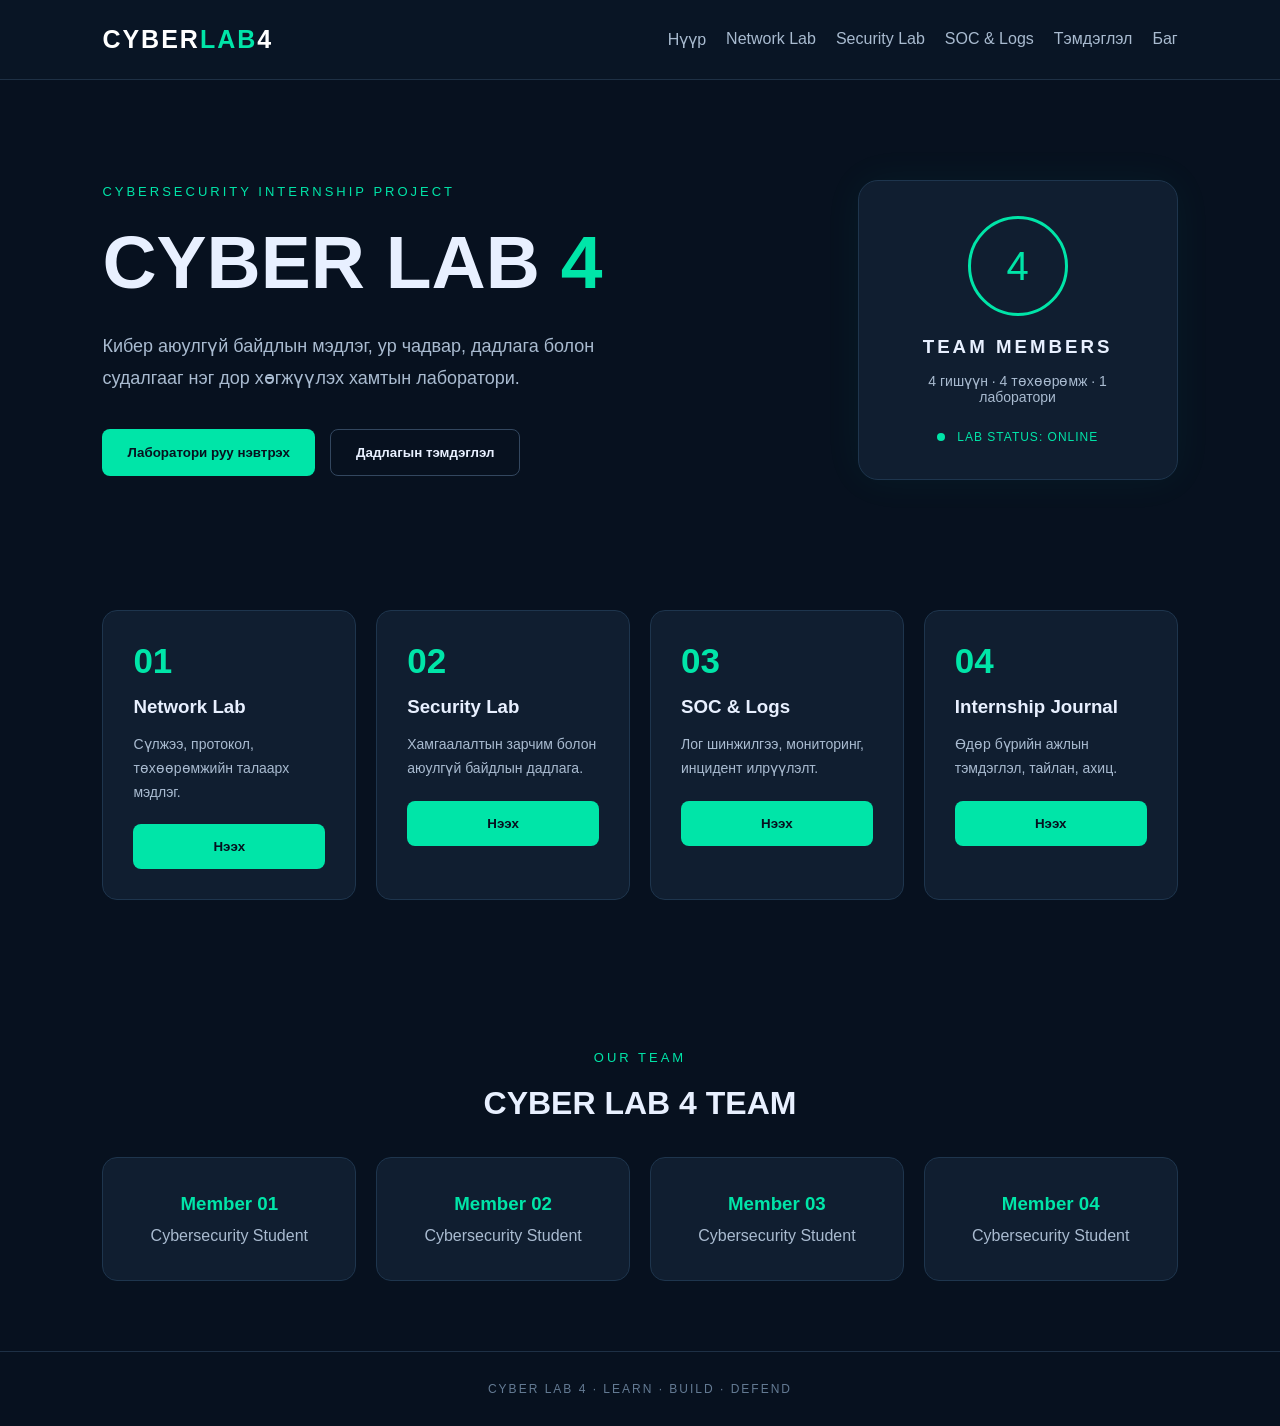
<file: docs/index.html>
<!DOCTYPE html>
<html lang="mn">
<head>
    <meta charset="UTF-8">
    <meta name="viewport" content="width=device-width, initial-scale=1.0">
    <title>CYBER LAB 4</title>
    <link rel="stylesheet" href="style.css">
</head>
<body>

<header>
    <div class="logo">CYBER<span>LAB</span>4</div>

    <nav>
        <a href="#home">Нүүр</a>
        <a href="#network">Network Lab</a>
        <a href="#security">Security Lab</a>
        <a href="#soc">SOC & Logs</a>
        <a href="#journal">Тэмдэглэл</a>
        <a href="#team">Баг</a>
    </nav>
</header>

<main class="hero" id="home">
    <div class="hero-content">
        <p class="tag">CYBERSECURITY INTERNSHIP PROJECT</p>

        <h1>CYBER LAB <span>4</span></h1>

        <p class="description">
            Кибер аюулгүй байдлын мэдлэг, ур чадвар,
            дадлага болон судалгааг нэг дор хөгжүүлэх
            хамтын лаборатори.
        </p>

        <div class="buttons">
            <button onclick="showMessage()">
                Лаборатори руу нэвтрэх
            </button>

            <a href="#journal">
                <button class="secondary">
                    Дадлагын тэмдэглэл
                </button>
            </a>
        </div>
    </div>

    <div class="status-card">
        <div class="circle">4</div>
        <h3>TEAM MEMBERS</h3>
        <p>4 гишүүн · 4 төхөөрөмж · 1 лаборатори</p>

        <div class="status">
            <span class="dot"></span>
            LAB STATUS: ONLINE
        </div>
    </div>
</main>

<section class="cards">

    <div class="card" id="network">
        <h2>01</h2>
        <h3>Network Lab</h3>
        <p>Сүлжээ, протокол, төхөөрөмжийн талаарх мэдлэг.</p>
        <button onclick="window.location.href='network.html'">
    Нээх
</button>
    </div>

    <div class="card" id="security">
        <h2>02</h2>
        <h3>Security Lab</h3>
        <p>Хамгаалалтын зарчим болон аюулгүй байдлын дадлага.</p>
        <button onclick="window.location.href='security.html'">Нээх</button>
    </div>

    <div class="card" id="soc">
        <h2>03</h2>
        <h3>SOC & Logs</h3>
        <p>Лог шинжилгээ, мониторинг, инцидент илрүүлэлт.</p>
        <button onclick="window.location.href='soc.html'">Нээх</button>
    </div>

    <div class="card" id="journal">
        <h2>04</h2>
        <h3>Internship Journal</h3>
        <p>Өдөр бүрийн ажлын тэмдэглэл, тайлан, ахиц.</p>
        <button onclick="window.location.href='journal.html'">Нээх</button>
    </div>

</section>

<section class="team-section" id="team">
    <p class="tag">OUR TEAM</p>
    <h2>CYBER LAB 4 TEAM</h2>

    <div class="team-grid">
        <div class="team-card">
            <h3>Member 01</h3>
            <p>Cybersecurity Student</p>
        </div>

        <div class="team-card">
            <h3>Member 02</h3>
            <p>Cybersecurity Student</p>
        </div>

        <div class="team-card">
            <h3>Member 03</h3>
            <p>Cybersecurity Student</p>
        </div>

        <div class="team-card">
            <h3>Member 04</h3>
            <p>Cybersecurity Student</p>
        </div>
    </div>
</section>

<footer>
    CYBER LAB 4 · LEARN · BUILD · DEFEND
</footer>

<script src="script.js"></script>

</body>
</html>
</file>
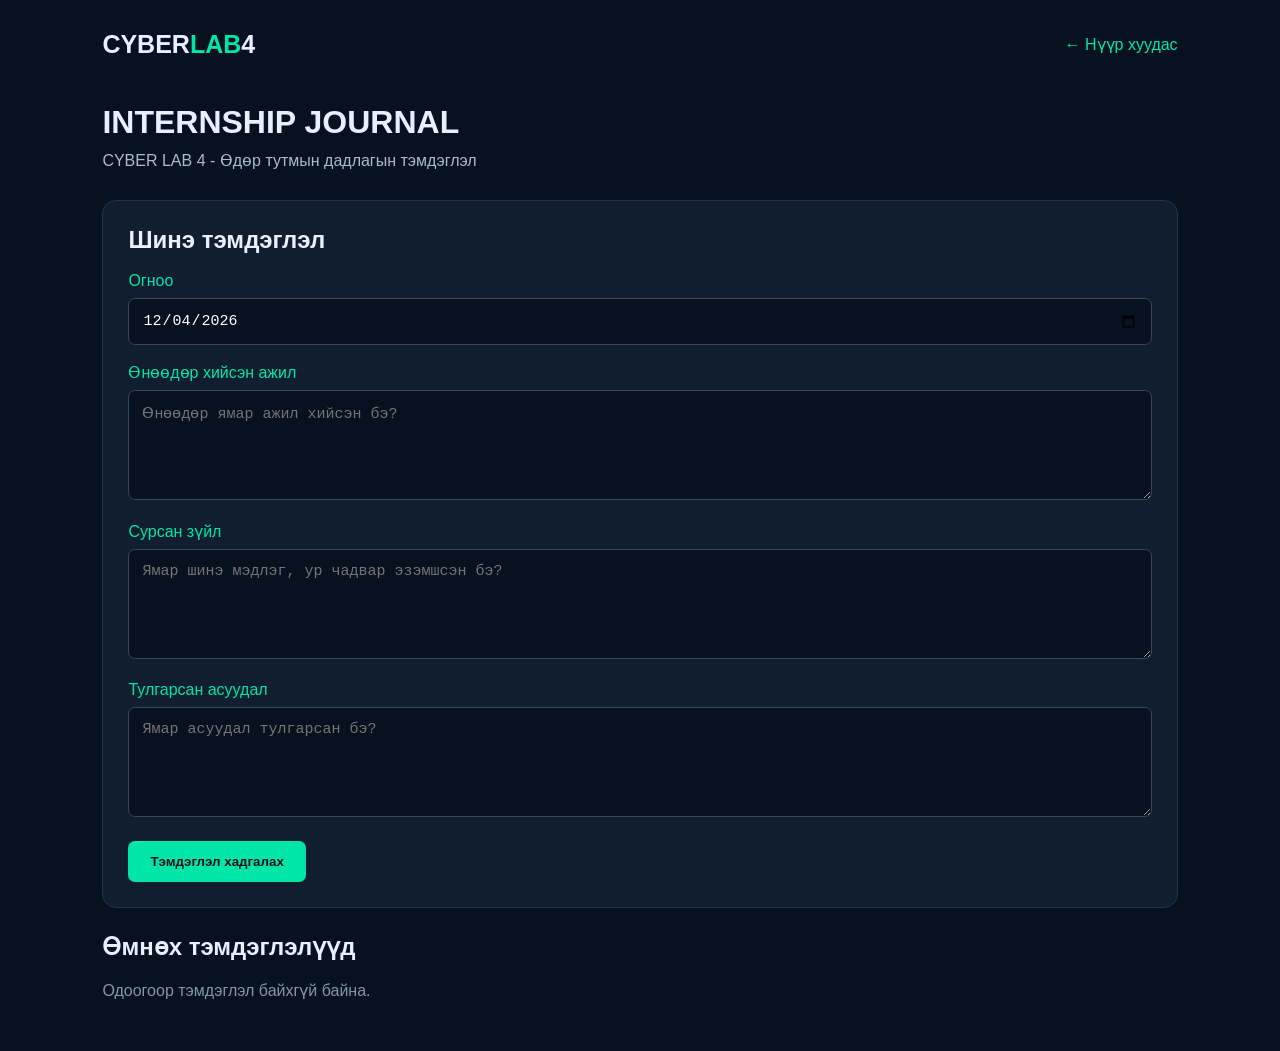
<file: CYBER-LAB-4/journal.html>
<!DOCTYPE html>
<html lang="mn">
<head>
<meta charset="UTF-8">
<meta name="viewport" content="width=device-width, initial-scale=1.0">
<title>CYBER LAB 4 | Journal</title>

<style>
* {
    margin: 0;
    padding: 0;
    box-sizing: border-box;
}

body {
    font-family: "Segoe UI", Arial, sans-serif;
    background: #07111f;
    color: #e8f0ff;
    padding: 30px 8%;
}

header {
    display: flex;
    justify-content: space-between;
    align-items: center;
    margin-bottom: 45px;
}

.logo {
    font-size: 25px;
    font-weight: bold;
}

.logo span {
    color: #00e5a8;
}

a {
    color: #00e5a8;
    text-decoration: none;
}

h1 {
    margin-bottom: 10px;
}

.description {
    color: #a9bbd0;
    margin-bottom: 30px;
}

.form-card, .entry {
    background: #101e30;
    border: 1px solid #1e354d;
    border-radius: 14px;
    padding: 25px;
    margin-bottom: 25px;
}

label {
    display: block;
    margin: 18px 0 8px;
    color: #00e5a8;
}

input, textarea {
    width: 100%;
    padding: 13px;
    background: #07111f;
    border: 1px solid #33475f;
    border-radius: 7px;
    color: white;
    font-size: 15px;
}

textarea {
    min-height: 110px;
    resize: vertical;
}

button {
    margin-top: 20px;
    padding: 13px 22px;
    background: #00e5a8;
    color: #07111f;
    border: none;
    border-radius: 7px;
    font-weight: bold;
    cursor: pointer;
}

button:hover {
    background: #00ffbf;
}

.delete-btn {
    background: #d94b5b;
    color: white;
    margin-left: 8px;
}

.entry p {
    color: #a9bbd0;
    margin-top: 12px;
    line-height: 1.6;
    white-space: pre-wrap;
    overflow-wrap: anywhere;
}

.entry h3 {
    color: #00e5a8;
}

.entry small {
    color: #8296aa;
}

.empty {
    color: #8296aa;
    padding: 20px 0;
}

@media(max-width:600px) {
    body {
        padding: 20px 5%;
    }
}
</style>
</head>

<body>

<header>
    <div class="logo">CYBER<span>LAB</span>4</div>
    <a href="index.html">← Нүүр хуудас</a>
</header>

<h1>INTERNSHIP JOURNAL</h1>

<p class="description">
    CYBER LAB 4 - Өдөр тутмын дадлагын тэмдэглэл
</p>

<div class="form-card">

    <h2>Шинэ тэмдэглэл</h2>

    <label>Огноо</label>
    <input type="date" id="date">

    <label>Өнөөдөр хийсэн ажил</label>
    <textarea id="work"
    placeholder="Өнөөдөр ямар ажил хийсэн бэ?"></textarea>

    <label>Сурсан зүйл</label>
    <textarea id="learning"
    placeholder="Ямар шинэ мэдлэг, ур чадвар эзэмшсэн бэ?"></textarea>

    <label>Тулгарсан асуудал</label>
    <textarea id="problem"
    placeholder="Ямар асуудал тулгарсан бэ?"></textarea>

    <button onclick="saveEntry()">Тэмдэглэл хадгалах</button>

</div>

<h2>Өмнөх тэмдэглэлүүд</h2>

<div id="entries"></div>

<script>
const STORAGE_KEY = "cyberLab4Journal";

document.getElementById("date").value =
    new Date().toLocaleDateString("en-CA");

function getEntries() {
    return JSON.parse(localStorage.getItem(STORAGE_KEY) || "[]");
}

function saveEntry() {
    const date = document.getElementById("date").value;
    const work = document.getElementById("work").value.trim();
    const learning = document.getElementById("learning").value.trim();
    const problem = document.getElementById("problem").value.trim();

    if (!date || !work || !learning) {
        alert("Огноо, хийсэн ажил, сурсан зүйлээ бөглөнө үү!");
        return;
    }

    const entries = getEntries();

    entries.unshift({
        id: Date.now(),
        date,
        work,
        learning,
        problem
    });

    localStorage.setItem(STORAGE_KEY, JSON.stringify(entries));

    document.getElementById("work").value = "";
    document.getElementById("learning").value = "";
    document.getElementById("problem").value = "";

    renderEntries();

    alert("Тэмдэглэл амжилттай хадгалагдлаа!");
}

function deleteEntry(id) {
    if (!confirm("Энэ тэмдэглэлийг устгах уу?")) return;

    const entries = getEntries().filter(entry => entry.id !== id);

    localStorage.setItem(STORAGE_KEY, JSON.stringify(entries));

    renderEntries();
}

function renderEntries() {
    const container = document.getElementById("entries");
    const entries = getEntries();

    container.innerHTML = "";

    if (entries.length === 0) {
        container.innerHTML =
            '<p class="empty">Одоогоор тэмдэглэл байхгүй байна.</p>';
        return;
    }

    entries.forEach(entry => {
        const card = document.createElement("div");
        card.className = "entry";

        const title = document.createElement("h3");
        title.textContent = entry.date;

        const work = document.createElement("p");
        work.textContent = "Хийсэн ажил: " + entry.work;

        const learning = document.createElement("p");
        learning.textContent = "Сурсан зүйл: " + entry.learning;

        const problem = document.createElement("p");
        problem.textContent = "Тулгарсан асуудал: " +
            (entry.problem || "Байхгүй");

        const remove = document.createElement("button");
        remove.className = "delete-btn";
        remove.textContent = "Устгах";
        remove.addEventListener("click", () => deleteEntry(entry.id));

        card.append(title, work, learning, problem, remove);
        container.appendChild(card);
    });
}

renderEntries();
</script>

</body>
</html>
</file>
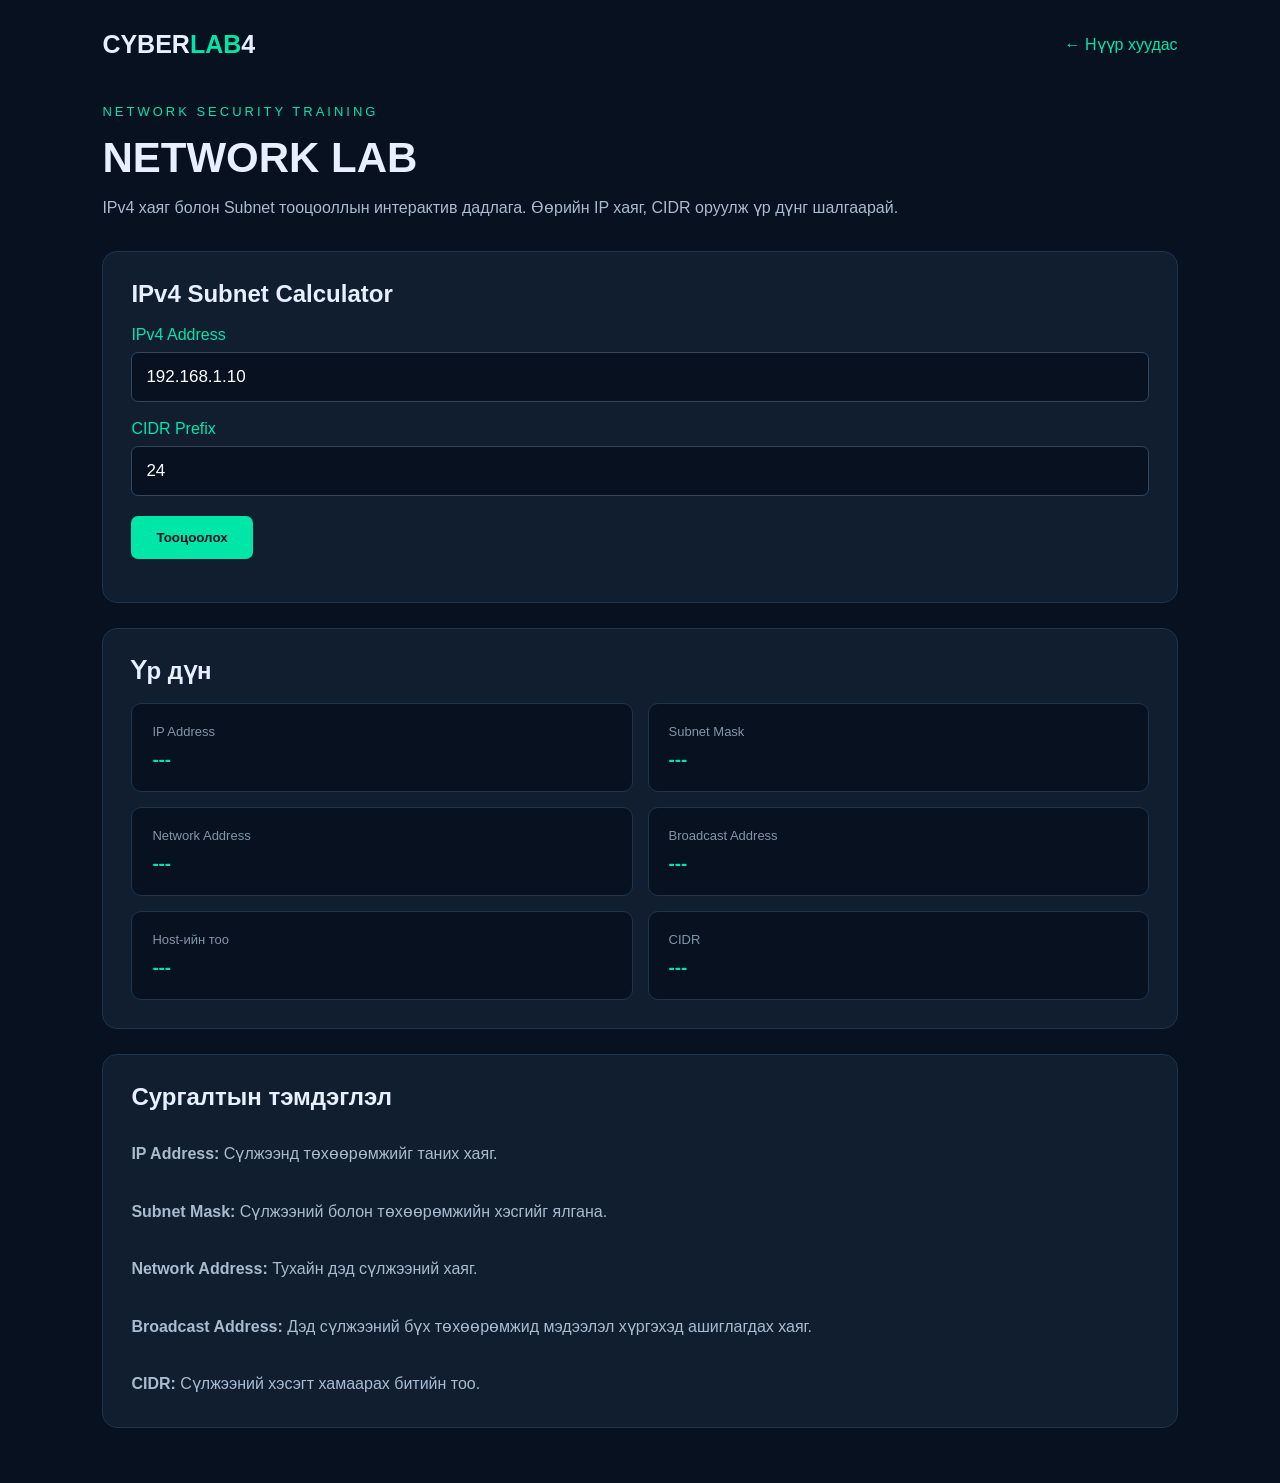
<file: CYBER-LAB-4/network.html>
<!DOCTYPE html>
<html lang="mn">
<head>
<meta charset="UTF-8">
<meta name="viewport" content="width=device-width, initial-scale=1.0">
<title>CYBER LAB 4 | Network Lab</title>

<style>
* {
    margin: 0;
    padding: 0;
    box-sizing: border-box;
}

body {
    font-family: "Segoe UI", Arial, sans-serif;
    background: #07111f;
    color: #e8f0ff;
    padding: 30px 8%;
}

header {
    display: flex;
    justify-content: space-between;
    align-items: center;
    margin-bottom: 45px;
}

.logo {
    font-size: 25px;
    font-weight: bold;
}

.logo span {
    color: #00e5a8;
}

a {
    color: #00e5a8;
    text-decoration: none;
}

.tag {
    color: #00e5a8;
    letter-spacing: 3px;
    margin-bottom: 15px;
    font-size: 13px;
}

h1 {
    font-size: 42px;
    margin-bottom: 12px;
}

.description {
    color: #a9bbd0;
    margin-bottom: 30px;
    line-height: 1.7;
}

.panel {
    background: #101e30;
    border: 1px solid #1e354d;
    border-radius: 15px;
    padding: 28px;
    margin-bottom: 25px;
}

label {
    display: block;
    color: #00e5a8;
    margin: 18px 0 8px;
}

input {
    width: 100%;
    padding: 14px;
    background: #07111f;
    border: 1px solid #33475f;
    border-radius: 7px;
    color: white;
    font-size: 17px;
}

button {
    background: #00e5a8;
    color: #07111f;
    padding: 14px 25px;
    border: none;
    border-radius: 7px;
    font-weight: bold;
    cursor: pointer;
    margin-top: 20px;
}

button:hover {
    background: #00ffbf;
}

.results {
    display: grid;
    grid-template-columns: repeat(2, 1fr);
    gap: 15px;
}

.result {
    background: #07111f;
    border: 1px solid #1e354d;
    border-radius: 10px;
    padding: 20px;
}

.result p {
    color: #8296aa;
    margin-bottom: 10px;
    font-size: 13px;
}

.result h3 {
    color: #00e5a8;
    overflow-wrap: anywhere;
}

#message {
    margin-top: 15px;
    color: #ff7272;
}

.info {
    color: #a9bbd0;
    line-height: 1.8;
}

@media(max-width:600px) {
    body {
        padding: 20px 5%;
    }

    h1 {
        font-size: 30px;
    }

    .results {
        grid-template-columns: 1fr;
    }

    header {
        gap: 15px;
        flex-wrap: wrap;
    }
}
</style>
</head>

<body>

<header>
    <div class="logo">CYBER<span>LAB</span>4</div>
    <a href="index.html">← Нүүр хуудас</a>
</header>

<p class="tag">NETWORK SECURITY TRAINING</p>

<h1>NETWORK LAB</h1>

<p class="description">
    IPv4 хаяг болон Subnet тооцооллын интерактив дадлага.
    Өөрийн IP хаяг, CIDR оруулж үр дүнг шалгаарай.
</p>

<div class="panel">

    <h2>IPv4 Subnet Calculator</h2>

    <label>IPv4 Address</label>
    <input type="text" id="ip"
        placeholder="Жишээ: 192.168.1.10"
        value="192.168.1.10">

    <label>CIDR Prefix</label>
    <input type="number" id="prefix"
        min="0" max="32" value="24">

    <button onclick="calculateSubnet()">
        Тооцоолох
    </button>

    <p id="message"></p>

</div>

<div class="panel">

    <h2>Үр дүн</h2>

    <br>

    <div class="results">

        <div class="result">
            <p>IP Address</p>
            <h3 id="r-ip">---</h3>
        </div>

        <div class="result">
            <p>Subnet Mask</p>
            <h3 id="r-mask">---</h3>
        </div>

        <div class="result">
            <p>Network Address</p>
            <h3 id="r-network">---</h3>
        </div>

        <div class="result">
            <p>Broadcast Address</p>
            <h3 id="r-broadcast">---</h3>
        </div>

        <div class="result">
            <p>Host-ийн тоо</p>
            <h3 id="r-hosts">---</h3>
        </div>

        <div class="result">
            <p>CIDR</p>
            <h3 id="r-cidr">---</h3>
        </div>

    </div>

</div>

<div class="panel">

    <h2>Сургалтын тэмдэглэл</h2>

    <p class="info">
        <br>
        <b>IP Address:</b> Сүлжээнд төхөөрөмжийг таних хаяг.
        <br><br>

        <b>Subnet Mask:</b> Сүлжээний болон төхөөрөмжийн хэсгийг ялгана.
        <br><br>

        <b>Network Address:</b> Тухайн дэд сүлжээний хаяг.
        <br><br>

        <b>Broadcast Address:</b> Дэд сүлжээний бүх төхөөрөмжид
        мэдээлэл хүргэхэд ашиглагдах хаяг.
        <br><br>

        <b>CIDR:</b> Сүлжээний хэсэгт хамаарах битийн тоо.
    </p>

</div>

<script>
function calculateSubnet() {

    const ip = document.getElementById("ip").value.trim();
    const prefix = Number(document.getElementById("prefix").value);
    const message = document.getElementById("message");

    const parts = ip.split(".");

    if (
        parts.length !== 4 ||
        parts.some(part =>
            !/^\d{1,3}$/.test(part) ||
            Number(part) > 255
        )
    ) {
        message.textContent = "IPv4 хаягаа зөв оруулна уу!";
        return;
    }

    if (
        document.getElementById("prefix").value === "" ||
        !Number.isInteger(prefix) ||
        prefix < 0 ||
        prefix > 32
    ) {
        message.textContent = "CIDR нь 0-32 хооронд бүхэл тоо байх ёстой!";
        return;
    }

    const octets = parts.map(Number);

    const ipNumber =
        (((octets[0] * 256 + octets[1]) * 256 +
        octets[2]) * 256 + octets[3]);

    const maskNumber = prefix === 0
        ? 0
        : (0xFFFFFFFF << (32 - prefix)) >>> 0;

    const networkNumber = (ipNumber & maskNumber) >>> 0;

    const broadcastNumber =
        (networkNumber | (~maskNumber >>> 0)) >>> 0;

    function toIP(number) {
        return [
            (number >>> 24) & 255,
            (number >>> 16) & 255,
            (number >>> 😎 & 255,
            number & 255
        ].join(".");
    }

    let hosts;

    if (prefix === 32) {
        hosts = 1;
    } else if (prefix === 31) {
        hosts = 2;
    } else {
        hosts = Math.pow(2, 32 - prefix) - 2;
    }

    document.getElementById("r-ip").textContent = ip;
    document.getElementById("r-mask").textContent = toIP(maskNumber);
    document.getElementById("r-network").textContent = toIP(networkNumber);
    document.getElementById("r-broadcast").textContent = toIP(broadcastNumber);
    document.getElementById("r-hosts").textContent = hosts.toLocaleString("en-US");
    document.getElementById("r-cidr").textContent = "/" + prefix;

    message.textContent = "Тооцоолол амжилттай!";
    message.style.color = "#00e5a8";
}

calculateSubnet();
</script>

</body>
</html>
</file>
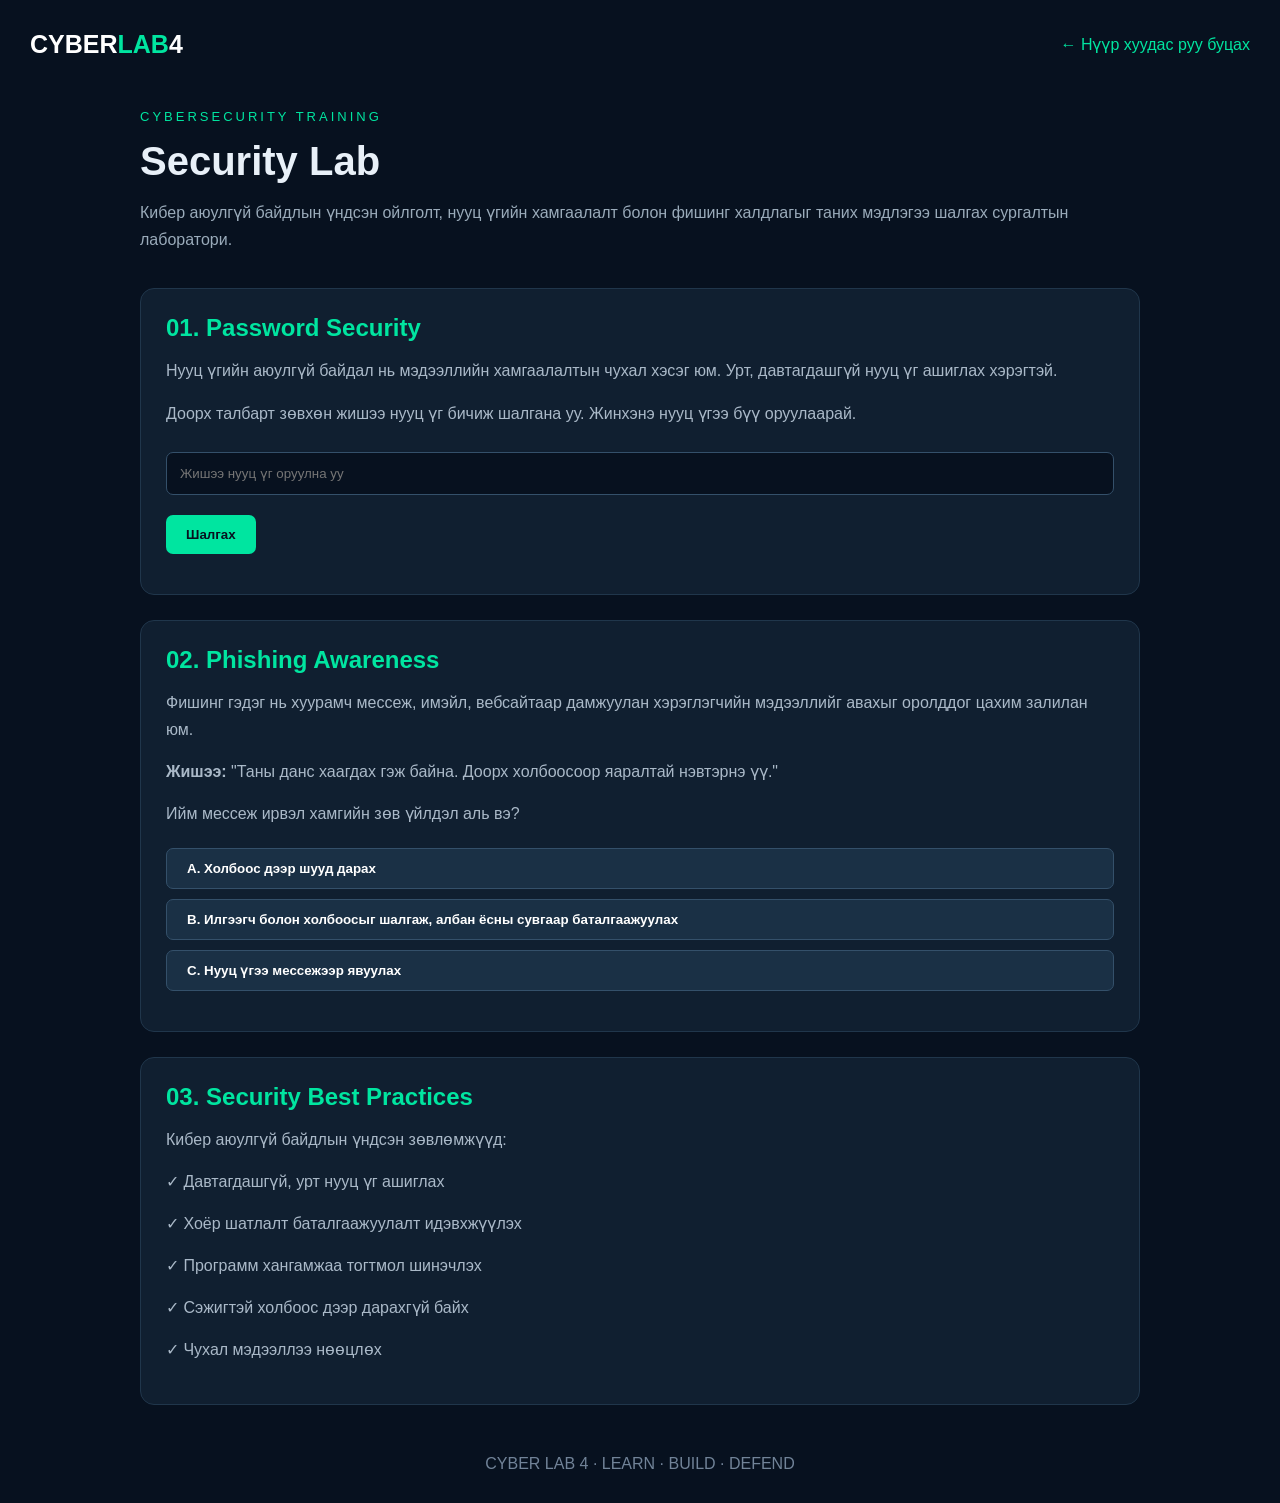
<file: CYBER-LAB-4/security.html>
<!DOCTYPE html>
<html lang="mn">
<head>
<meta charset="UTF-8">
<meta name="viewport" content="width=device-width, initial-scale=1.0">
<title>Security Lab | CYBER LAB 4</title>

<style>* {margin: 0;
    padding: 0;
    box-sizing: border-box;
}

body {
    background: #07111f;
    color: #e8f0f8;
    font-family: Arial, sans-serif;
    padding: 30px;
}

header {
    display: flex;
    justify-content: space-between;
    align-items: center;
    margin-bottom: 50px;
    flex-wrap: wrap;
    gap: 15px;
}

.logo {
    font-size: 25px;
    font-weight: bold;
    color: #fff;
}

.logo span {
    color: #00e5a0;
}

a {
    color: #00e5a0;
    text-decoration: none;
}

.container {
    max-width: 1000px;
    margin: auto;
}

.tag {
    color: #00e5a0;
    letter-spacing: 3px;
    font-size: 13px;
    margin-bottom: 15px;
}

h1 {
    font-size: 40px;
    margin-bottom: 15px;
}

.description {
    color: #9aabba;
    line-height: 1.7;
    margin-bottom: 35px;
}

.card {
    background: #101f30;
    border: 1px solid #20364b;
    border-radius: 14px;
    padding: 25px;
    margin-bottom: 25px;
}

.card h2 {
    color: #00e5a0;
    margin-bottom: 15px;
}

.card p {
    color: #aab9c8;
    line-height: 1.7;
    margin-bottom: 15px;
}

button {
    background: #00e5a0;
    color: #07111f;
    border: none;
    padding: 12px 20px;
    border-radius: 7px;
    font-weight: bold;
    cursor: pointer;
    margin-top: 10px;
}

button:hover {
    background: #00bd85;
}

input {
    width: 100%;
    padding: 13px;
    margin: 10px 0;
    border-radius: 7px;
    border: 1px solid #34506a;
    background: #07111f;
    color: white;
}

.result {
    margin-top: 15px;
    line-height: 1.8;
    color: #00e5a0;
}

.question {
    margin-top: 20px;
}

.question button {
    display: block;
    width: 100%;
    text-align: left;
    background: #1a3045;
    color: white;
    border: 1px solid #34506a;
}

.question button:hover {
    background: #25445f;
}

footer {
    text-align: center;
    color: #718398;
    margin-top: 50px;
}
</style>
</head>

<body>

<header>
    <div class="logo">CYBER<span>LAB</span>4</div>
    <a href="index.html">← Нүүр хуудас руу буцах</a>
</header>

<div class="container">

    <p class="tag">CYBERSECURITY TRAINING</p>
    <h1>Security Lab</h1>

    <p class="description">
        Кибер аюулгүй байдлын үндсэн ойлголт,
        нууц үгийн хамгаалалт болон фишинг халдлагыг
        таних мэдлэгээ шалгах сургалтын лаборатори.
    </p>

    <div class="card">
        <h2>01. Password Security</h2>
        <p>
            Нууц үгийн аюулгүй байдал нь мэдээллийн
            хамгаалалтын чухал хэсэг юм.
            Урт, давтагдашгүй нууц үг ашиглах хэрэгтэй.
        </p>

        <p>
            Доорх талбарт зөвхөн жишээ нууц үг бичиж
            шалгана уу. Жинхэнэ нууц үгээ бүү оруулаарай.
        </p>

        <input type="text" id="password"
        placeholder="Жишээ нууц үг оруулна уу">

        <button onclick="checkPassword()">Шалгах</button>

        <div class="result" id="passwordResult"></div>
    </div>

    <div class="card">
        <h2>02. Phishing Awareness</h2>
        <p>
            Фишинг гэдэг нь хуурамч мессеж, имэйл,
            вебсайтаар дамжуулан хэрэглэгчийн мэдээллийг
            авахыг оролддог цахим залилан юм.
        </p>

        <p><b>Жишээ:</b> "Таны данс хаагдах гэж байна.
        Доорх холбоосоор яаралтай нэвтэрнэ үү."</p>

        <p>Ийм мессеж ирвэл хамгийн зөв үйлдэл аль вэ?</p>

        <div class="question">
            <button onclick="answer(false)">
                A. Холбоос дээр шууд дарах
            </button>

            <button onclick="answer(true)">
                B. Илгээгч болон холбоосыг шалгаж,
                албан ёсны сувгаар баталгаажуулах
            </button>

            <button onclick="answer(false)">
                C. Нууц үгээ мессежээр явуулах
            </button>
        </div>

        <div class="result" id="quizResult"></div>
    </div>

    <div class="card">
        <h2>03. Security Best Practices</h2>

        <p>Кибер аюулгүй байдлын үндсэн зөвлөмжүүд:</p>

        <p>✓ Давтагдашгүй, урт нууц үг ашиглах</p>
        <p>✓ Хоёр шатлалт баталгаажуулалт идэвхжүүлэх</p>
        <p>✓ Программ хангамжаа тогтмол шинэчлэх</p>
        <p>✓ Сэжигтэй холбоос дээр дарахгүй байх</p>
        <p>✓ Чухал мэдээллээ нөөцлөх</p>
    </div>

</div>

<footer>
    CYBER LAB 4 · LEARN · BUILD · DEFEND
</footer>

<script>
function checkPassword() {
    const password = document.getElementById("password").value;
    const result = document.getElementById("passwordResult");

    if (password.length === 0) {
        result.textContent = "Жишээ нууц үгээ оруулна уу.";
        return;
    }

    let score = 0;

    if (password.length >= 12) score++;
    if (/[A-Z]/.test(password)) score++;
    if (/[a-z]/.test(password)) score++;
    if (/[0-9]/.test(password)) score++;
    if (/[^A-Za-z0-9]/.test(password)) score++;

    if (score <= 2) {
        result.textContent = "Үнэлгээ: Сул. Илүү урт, олон төрлийн тэмдэгттэй жишээ ашиглаарай.";
    } else if (score <= 4) {
        result.textContent = "Үнэлгээ: Дунд. Нууц үгийн хамгаалалтаа сайжруулах боломжтой.";
    } else {
        result.textContent = "Үнэлгээ: Сайн. Гэхдээ энэ бол зөвхөн энгийн сургалтын шалгалт юм.";
    }
}

function answer(correct) {
    const result = document.getElementById("quizResult");

    if (correct) {
        result.textContent = "Зөв! Илгээгч болон холбоосыг шалгаж, албан ёсны сувгаар баталгаажуулах хэрэгтэй.";
    } else {
        result.textContent = "Буруу. Сэжигтэй холбоос дээр дарж, нууц мэдээллээ бүү илгээгээрэй.";
    }
}
</script>

</body>
</html>
</file>
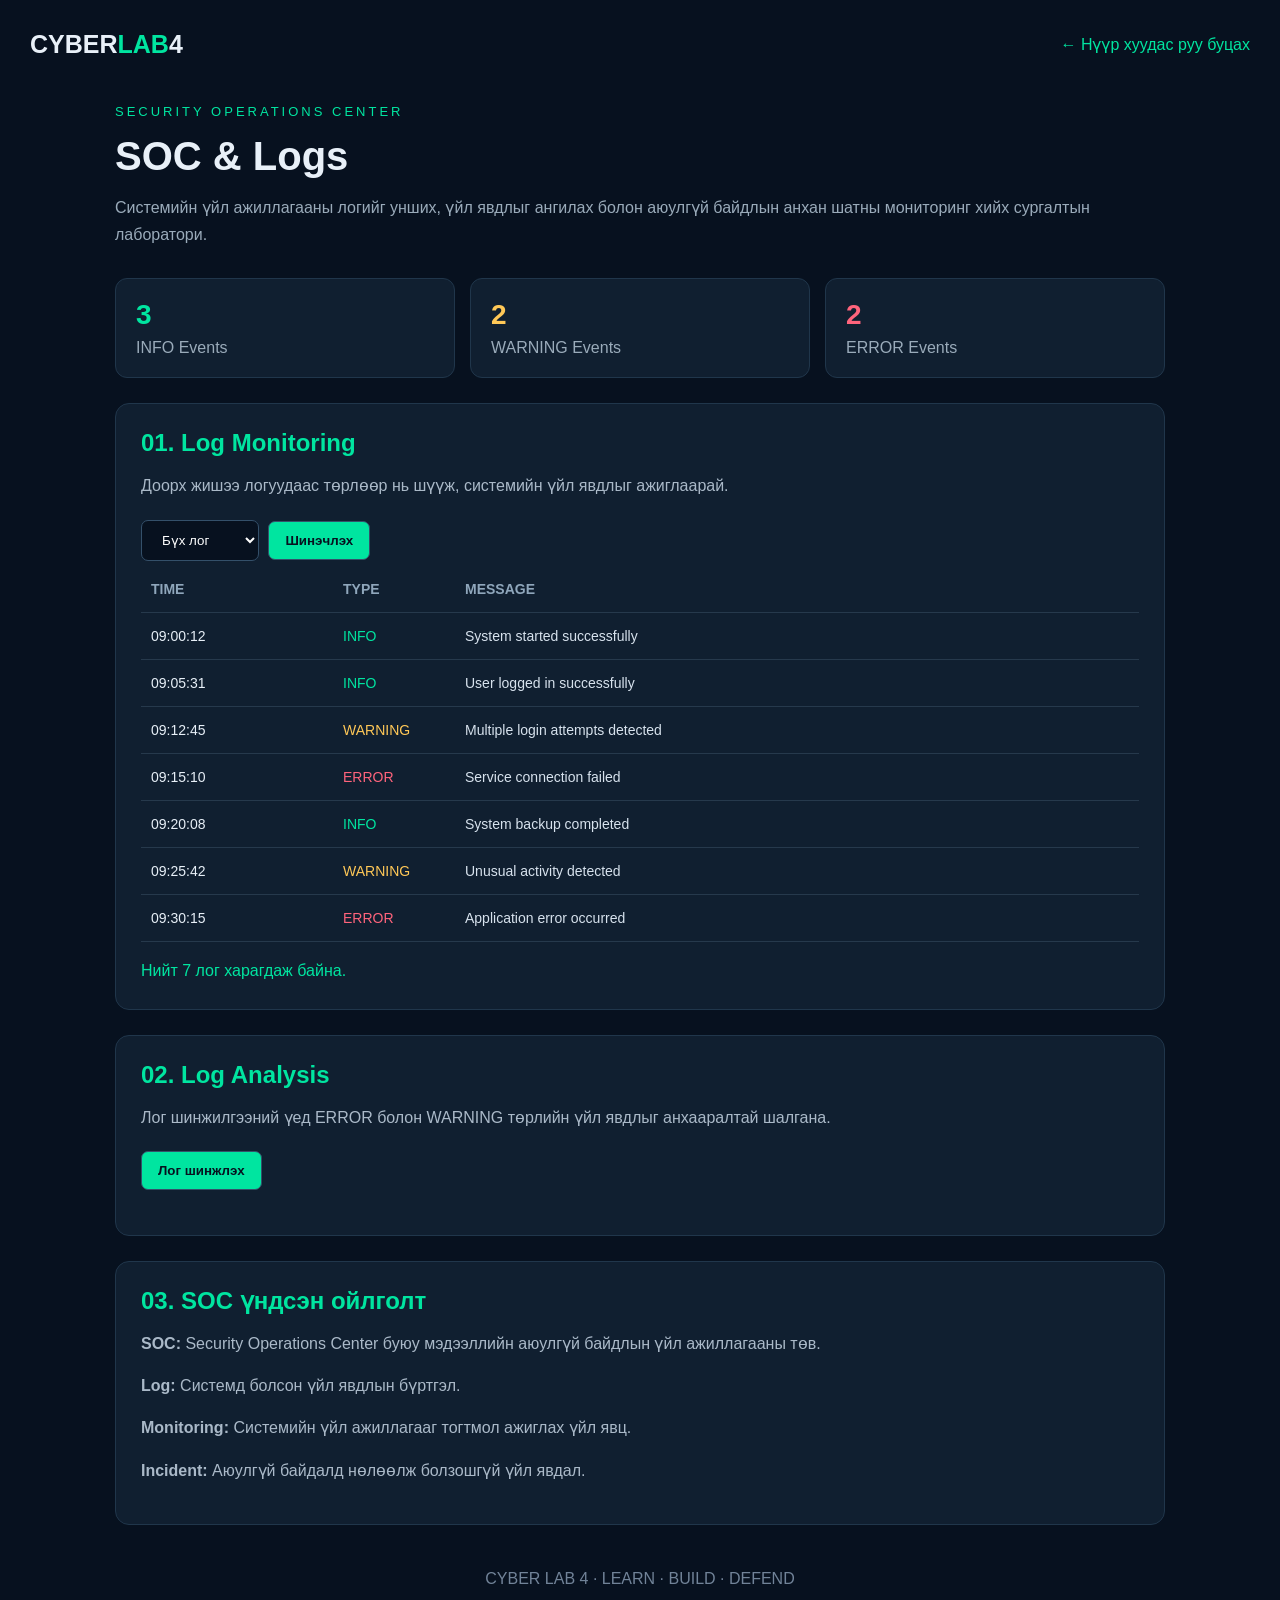
<file: CYBER-LAB-4/soc.html>
<!DOCTYPE html>
<html lang="mn">
<head>
<meta charset="UTF-8">
<meta name="viewport" content="width=device-width, initial-scale=1.0">
<title>SOC & Logs | CYBER LAB 4</title>

<style>
* {
    margin: 0;
    padding: 0;
    box-sizing: border-box;
}

body {
    background: #07111f;
    color: #e8f0f8;
    font-family: Arial, sans-serif;
    padding: 30px;
}

header {
    display: flex;
    justify-content: space-between;
    align-items: center;
    flex-wrap: wrap;
    gap: 15px;
    margin-bottom: 45px;
}

.logo {
    font-size: 25px;
    font-weight: bold;
}

.logo span {
    color: #00e5a0;
}

a {
    color: #00e5a0;
    text-decoration: none;
}

.container {
    max-width: 1050px;
    margin: auto;
}

.tag {
    color: #00e5a0;
    letter-spacing: 3px;
    font-size: 13px;
    margin-bottom: 15px;
}

h1 {
    font-size: 40px;
    margin-bottom: 15px;
}

.description {
    color: #9aabba;
    line-height: 1.7;
    margin-bottom: 30px;
}

.card {
    background: #101f30;
    border: 1px solid #20364b;
    border-radius: 14px;
    padding: 25px;
    margin-bottom: 25px;
}

.card h2 {
    color: #00e5a0;
    margin-bottom: 15px;
}

.card p {
    color: #aab9c8;
    line-height: 1.7;
    margin-bottom: 15px;
}

.stats {
    display: grid;
    grid-template-columns: repeat(auto-fit, minmax(150px, 1fr));
    gap: 15px;
    margin-bottom: 25px;
}

.stat {
    background: #101f30;
    border: 1px solid #20364b;
    padding: 20px;
    border-radius: 12px;
}

.stat h3 {
    font-size: 28px;
    margin-bottom: 8px;
}

.stat p {
    color: #9aabba;
}

.green {
    color: #00e5a0;
}

.yellow {
    color: #ffc857;
}

.red {
    color: #ff647c;
}

button, select {
    padding: 11px 16px;
    border-radius: 7px;
    border: 1px solid #34506a;
    margin: 5px 5px 5px 0;
    cursor: pointer;
}

button {
    background: #00e5a0;
    color: #07111f;
    font-weight: bold;
}

button:hover {
    background: #00bd85;
}

select {
    background: #07111f;
    color: white;
}

.log-list {
    overflow-x: auto;
}

.log {
    display: grid;
    grid-template-columns: 180px 110px 1fr;
    gap: 12px;
    padding: 15px 10px;
    border-bottom: 1px solid #26394c;
    min-width: 550px;
    font-size: 14px;
}

.log-header {
    color: #8fa6bb;
    font-weight: bold;
}

.log-message {
    color: #d7e2ed;
}

.result {
    color: #00e5a0;
    margin-top: 15px;
    line-height: 1.7;
}

footer {
    text-align: center;
    color: #718398;
    margin-top: 45px;
}

@media(max-width: 600px) {
    body {
        padding: 18px;
    }

    h1 {
        font-size: 32px;
    }
}
</style>
</head>

<body>

<header>
    <div class="logo">CYBER<span>LAB</span>4</div>
    <a href="index.html">← Нүүр хуудас руу буцах</a>
</header>

<div class="container">

    <p class="tag">SECURITY OPERATIONS CENTER</p>
    <h1>SOC & Logs</h1>

    <p class="description">
        Системийн үйл ажиллагааны логийг унших,
        үйл явдлыг ангилах болон аюулгүй байдлын
        анхан шатны мониторинг хийх сургалтын лаборатори.
    </p>

    <div class="stats">
        <div class="stat">
            <h3 class="green" id="infoCount">0</h3>
            <p>INFO Events</p>
        </div>

        <div class="stat">
            <h3 class="yellow" id="warningCount">0</h3>
            <p>WARNING Events</p>
        </div>

        <div class="stat">
            <h3 class="red" id="errorCount">0</h3>
            <p>ERROR Events</p>
        </div>
    </div>

    <div class="card">
        <h2>01. Log Monitoring</h2>

        <p>
            Доорх жишээ логуудаас төрлөөр нь шүүж,
            системийн үйл явдлыг ажиглаарай.
        </p>

        <select id="filter" onchange="renderLogs()">
            <option value="ALL">Бүх лог</option>
            <option value="INFO">INFO</option>
            <option value="WARNING">WARNING</option>
            <option value="ERROR">ERROR</option>
        </select>

        <button onclick="renderLogs()">Шинэчлэх</button>

        <div class="log-list">
            <div class="log log-header">
                <span>TIME</span>
                <span>TYPE</span>
                <span>MESSAGE</span>
            </div>

            <div id="logContainer"></div>
        </div>

        <div class="result" id="logResult"></div>
    </div>

    <div class="card">
        <h2>02. Log Analysis</h2>

        <p>
            Лог шинжилгээний үед ERROR болон WARNING
            төрлийн үйл явдлыг анхааралтай шалгана.
        </p>

        <button onclick="analyzeLogs()">Лог шинжлэх</button>

        <div class="result" id="analysisResult"></div>
    </div>

    <div class="card">
        <h2>03. SOC үндсэн ойлголт</h2>

        <p><b>SOC:</b> Security Operations Center буюу
        мэдээллийн аюулгүй байдлын үйл ажиллагааны төв.</p>

        <p><b>Log:</b> Системд болсон үйл явдлын бүртгэл.</p>

        <p><b>Monitoring:</b> Системийн үйл ажиллагааг
        тогтмол ажиглах үйл явц.</p>

        <p><b>Incident:</b> Аюулгүй байдалд нөлөөлж
        болзошгүй үйл явдал.</p>
    </div>

</div>

<footer>
    CYBER LAB 4 · LEARN · BUILD · DEFEND
</footer>

<script>
const logs = [
    {
        time: "09:00:12",
        type: "INFO",
        message: "System started successfully"
    },
    {
        time: "09:05:31",
        type: "INFO",
        message: "User logged in successfully"
    },
    {
        time: "09:12:45",
        type: "WARNING",
        message: "Multiple login attempts detected"
    },
    {
        time: "09:15:10",
        type: "ERROR",
        message: "Service connection failed"
    },
    {
        time: "09:20:08",
        type: "INFO",
        message: "System backup completed"
    },
    {
        time: "09:25:42",
        type: "WARNING",
        message: "Unusual activity detected"
    },
    {
        time: "09:30:15",
        type: "ERROR",
        message: "Application error occurred"
    }
];

function renderLogs() {
    const filter = document.getElementById("filter").value;
    const container = document.getElementById("logContainer");

    const filtered = filter === "ALL"
        ? logs
        : logs.filter(log => log.type === filter);

    container.innerHTML = "";

    filtered.forEach(log => {
        const row = document.createElement("div");
        row.className = "log";

        const time = document.createElement("span");
        time.textContent = log.time;

        const type = document.createElement("span");
        type.textContent = log.type;

        if (log.type === "INFO") type.className = "green";
        if (log.type === "WARNING") type.className = "yellow";
        if (log.type === "ERROR") type.className = "red";

        const message = document.createElement("span");
        message.className = "log-message";
        message.textContent = log.message;

        row.append(time, type, message);
        container.appendChild(row);
    });

    document.getElementById("logResult").textContent =
        "Нийт " + filtered.length + " лог харагдаж байна.";
}

function analyzeLogs() {
    const info = logs.filter(log => log.type === "INFO").length;
    const warning = logs.filter(log => log.type === "WARNING").length;
    const error = logs.filter(log => log.type === "ERROR").length;

    document.getElementById("analysisResult").textContent =
        "Шинжилгээний үр дүн: INFO = " + info +
        ", WARNING = " + warning +
        ", ERROR = " + error +
        ". WARNING болон ERROR логийг нэмэлтээр шалгах шаардлагатай.";

}

function updateStats() {
    document.getElementById("infoCount").textContent =
        logs.filter(log => log.type === "INFO").length;

    document.getElementById("warningCount").textContent =
        logs.filter(log => log.type === "WARNING").length;

    document.getElementById("errorCount").textContent =
        logs.filter(log => log.type === "ERROR").length;
}

updateStats();
renderLogs();
</script>

</body>
</html>
</file>
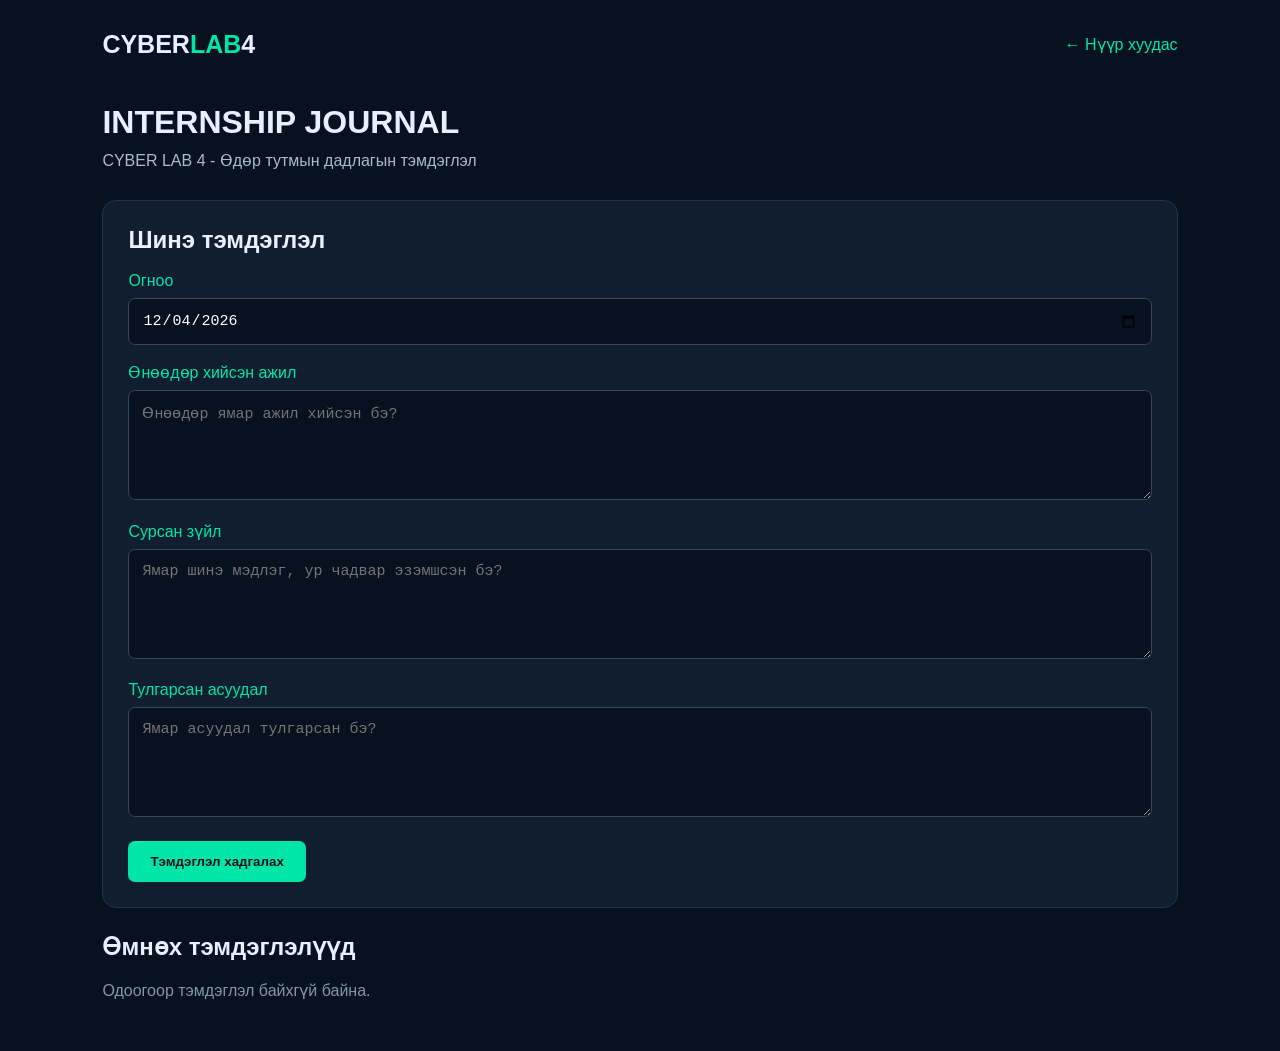
<file: docs/journal.html>
<!DOCTYPE html>
<html lang="mn">
<head>
<meta charset="UTF-8">
<meta name="viewport" content="width=device-width, initial-scale=1.0">
<title>CYBER LAB 4 | Journal</title>

<style>
* {
    margin: 0;
    padding: 0;
    box-sizing: border-box;
}

body {
    font-family: "Segoe UI", Arial, sans-serif;
    background: #07111f;
    color: #e8f0ff;
    padding: 30px 8%;
}

header {
    display: flex;
    justify-content: space-between;
    align-items: center;
    margin-bottom: 45px;
}

.logo {
    font-size: 25px;
    font-weight: bold;
}

.logo span {
    color: #00e5a8;
}

a {
    color: #00e5a8;
    text-decoration: none;
}

h1 {
    margin-bottom: 10px;
}

.description {
    color: #a9bbd0;
    margin-bottom: 30px;
}

.form-card, .entry {
    background: #101e30;
    border: 1px solid #1e354d;
    border-radius: 14px;
    padding: 25px;
    margin-bottom: 25px;
}

label {
    display: block;
    margin: 18px 0 8px;
    color: #00e5a8;
}

input, textarea {
    width: 100%;
    padding: 13px;
    background: #07111f;
    border: 1px solid #33475f;
    border-radius: 7px;
    color: white;
    font-size: 15px;
}

textarea {
    min-height: 110px;
    resize: vertical;
}

button {
    margin-top: 20px;
    padding: 13px 22px;
    background: #00e5a8;
    color: #07111f;
    border: none;
    border-radius: 7px;
    font-weight: bold;
    cursor: pointer;
}

button:hover {
    background: #00ffbf;
}

.delete-btn {
    background: #d94b5b;
    color: white;
    margin-left: 8px;
}

.entry p {
    color: #a9bbd0;
    margin-top: 12px;
    line-height: 1.6;
    white-space: pre-wrap;
    overflow-wrap: anywhere;
}

.entry h3 {
    color: #00e5a8;
}

.entry small {
    color: #8296aa;
}

.empty {
    color: #8296aa;
    padding: 20px 0;
}

@media(max-width:600px) {
    body {
        padding: 20px 5%;
    }
}
</style>
</head>

<body>

<header>
    <div class="logo">CYBER<span>LAB</span>4</div>
    <a href="index.html">← Нүүр хуудас</a>
</header>

<h1>INTERNSHIP JOURNAL</h1>

<p class="description">
    CYBER LAB 4 - Өдөр тутмын дадлагын тэмдэглэл
</p>

<div class="form-card">

    <h2>Шинэ тэмдэглэл</h2>

    <label>Огноо</label>
    <input type="date" id="date">

    <label>Өнөөдөр хийсэн ажил</label>
    <textarea id="work"
    placeholder="Өнөөдөр ямар ажил хийсэн бэ?"></textarea>

    <label>Сурсан зүйл</label>
    <textarea id="learning"
    placeholder="Ямар шинэ мэдлэг, ур чадвар эзэмшсэн бэ?"></textarea>

    <label>Тулгарсан асуудал</label>
    <textarea id="problem"
    placeholder="Ямар асуудал тулгарсан бэ?"></textarea>

    <button onclick="saveEntry()">Тэмдэглэл хадгалах</button>

</div>

<h2>Өмнөх тэмдэглэлүүд</h2>

<div id="entries"></div>

<script>
const STORAGE_KEY = "cyberLab4Journal";

document.getElementById("date").value =
    new Date().toLocaleDateString("en-CA");

function getEntries() {
    return JSON.parse(localStorage.getItem(STORAGE_KEY) || "[]");
}

function saveEntry() {
    const date = document.getElementById("date").value;
    const work = document.getElementById("work").value.trim();
    const learning = document.getElementById("learning").value.trim();
    const problem = document.getElementById("problem").value.trim();

    if (!date || !work || !learning) {
        alert("Огноо, хийсэн ажил, сурсан зүйлээ бөглөнө үү!");
        return;
    }

    const entries = getEntries();

    entries.unshift({
        id: Date.now(),
        date,
        work,
        learning,
        problem
    });

    localStorage.setItem(STORAGE_KEY, JSON.stringify(entries));

    document.getElementById("work").value = "";
    document.getElementById("learning").value = "";
    document.getElementById("problem").value = "";

    renderEntries();

    alert("Тэмдэглэл амжилттай хадгалагдлаа!");
}

function deleteEntry(id) {
    if (!confirm("Энэ тэмдэглэлийг устгах уу?")) return;

    const entries = getEntries().filter(entry => entry.id !== id);

    localStorage.setItem(STORAGE_KEY, JSON.stringify(entries));

    renderEntries();
}

function renderEntries() {
    const container = document.getElementById("entries");
    const entries = getEntries();

    container.innerHTML = "";

    if (entries.length === 0) {
        container.innerHTML =
            '<p class="empty">Одоогоор тэмдэглэл байхгүй байна.</p>';
        return;
    }

    entries.forEach(entry => {
        const card = document.createElement("div");
        card.className = "entry";

        const title = document.createElement("h3");
        title.textContent = entry.date;

        const work = document.createElement("p");
        work.textContent = "Хийсэн ажил: " + entry.work;

        const learning = document.createElement("p");
        learning.textContent = "Сурсан зүйл: " + entry.learning;

        const problem = document.createElement("p");
        problem.textContent = "Тулгарсан асуудал: " +
            (entry.problem || "Байхгүй");

        const remove = document.createElement("button");
        remove.className = "delete-btn";
        remove.textContent = "Устгах";
        remove.addEventListener("click", () => deleteEntry(entry.id));

        card.append(title, work, learning, problem, remove);
        container.appendChild(card);
    });
}

renderEntries();
</script>

</body>
</html>
</file>
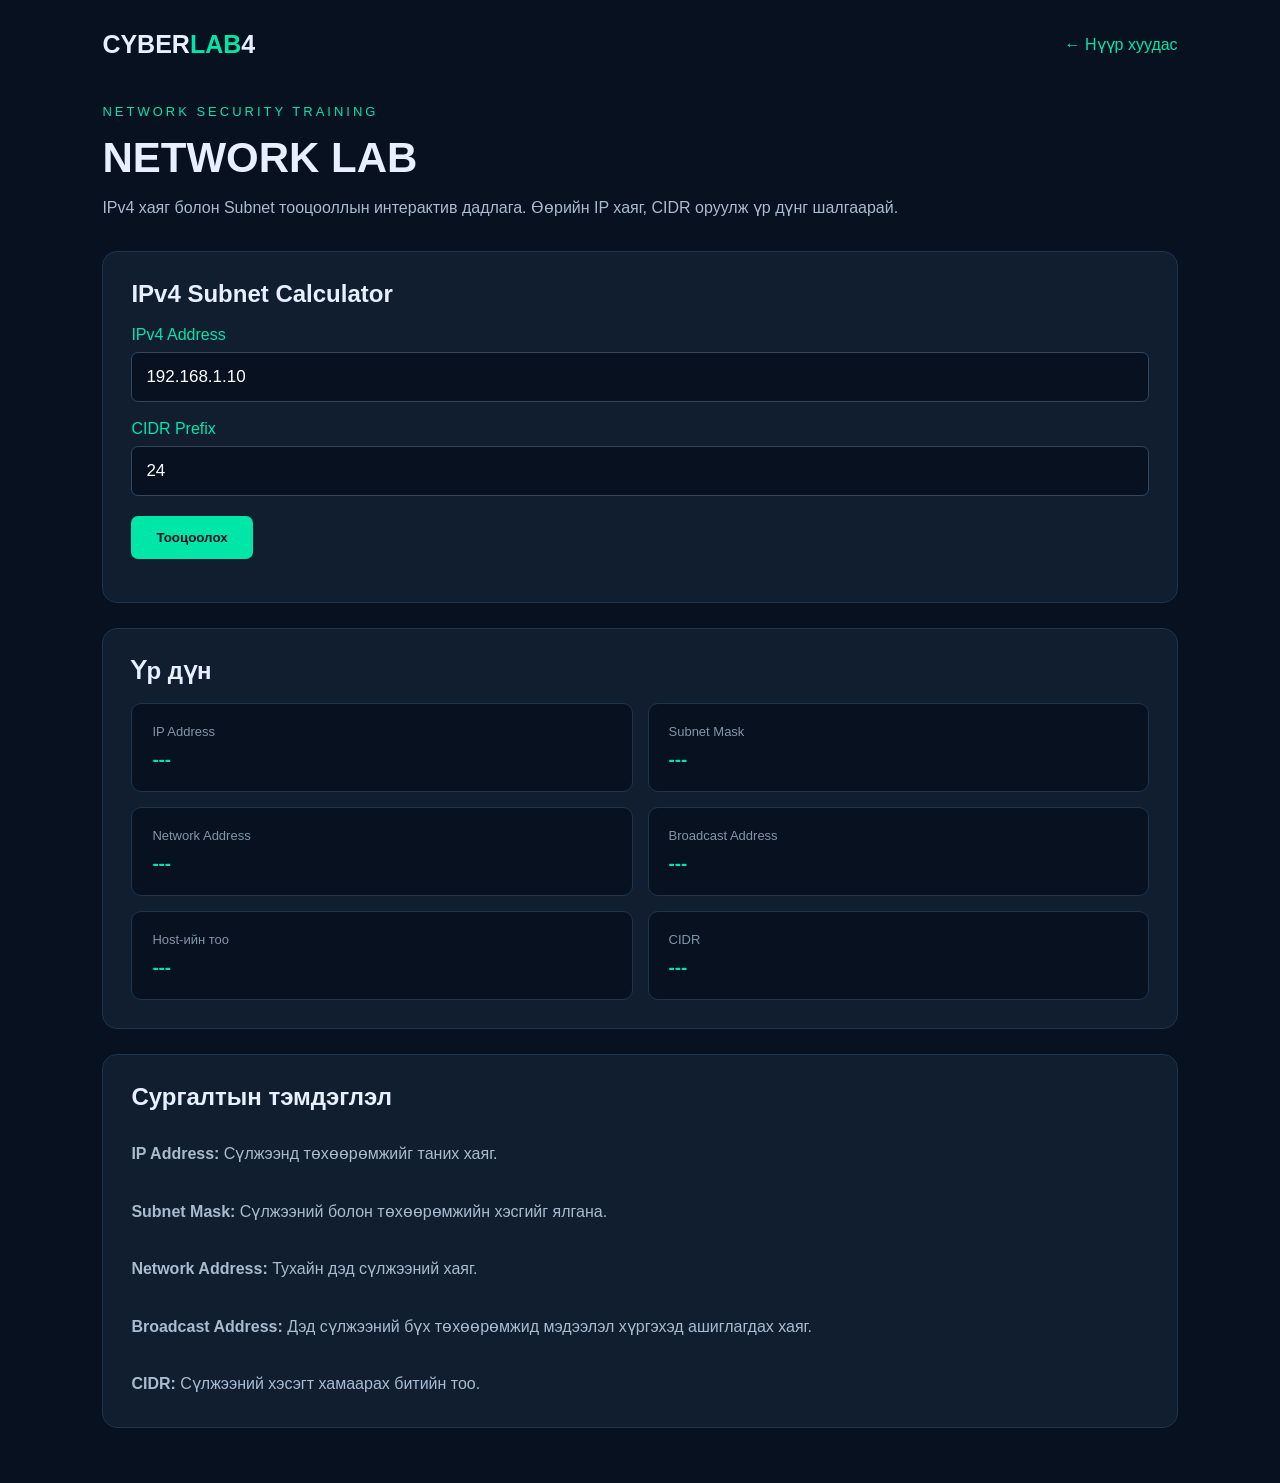
<file: docs/network.html>
<!DOCTYPE html>
<html lang="mn">
<head>
<meta charset="UTF-8">
<meta name="viewport" content="width=device-width, initial-scale=1.0">
<title>CYBER LAB 4 | Network Lab</title>

<style>
* {
    margin: 0;
    padding: 0;
    box-sizing: border-box;
}

body {
    font-family: "Segoe UI", Arial, sans-serif;
    background: #07111f;
    color: #e8f0ff;
    padding: 30px 8%;
}

header {
    display: flex;
    justify-content: space-between;
    align-items: center;
    margin-bottom: 45px;
}

.logo {
    font-size: 25px;
    font-weight: bold;
}

.logo span {
    color: #00e5a8;
}

a {
    color: #00e5a8;
    text-decoration: none;
}

.tag {
    color: #00e5a8;
    letter-spacing: 3px;
    margin-bottom: 15px;
    font-size: 13px;
}

h1 {
    font-size: 42px;
    margin-bottom: 12px;
}

.description {
    color: #a9bbd0;
    margin-bottom: 30px;
    line-height: 1.7;
}

.panel {
    background: #101e30;
    border: 1px solid #1e354d;
    border-radius: 15px;
    padding: 28px;
    margin-bottom: 25px;
}

label {
    display: block;
    color: #00e5a8;
    margin: 18px 0 8px;
}

input {
    width: 100%;
    padding: 14px;
    background: #07111f;
    border: 1px solid #33475f;
    border-radius: 7px;
    color: white;
    font-size: 17px;
}

button {
    background: #00e5a8;
    color: #07111f;
    padding: 14px 25px;
    border: none;
    border-radius: 7px;
    font-weight: bold;
    cursor: pointer;
    margin-top: 20px;
}

button:hover {
    background: #00ffbf;
}

.results {
    display: grid;
    grid-template-columns: repeat(2, 1fr);
    gap: 15px;
}

.result {
    background: #07111f;
    border: 1px solid #1e354d;
    border-radius: 10px;
    padding: 20px;
}

.result p {
    color: #8296aa;
    margin-bottom: 10px;
    font-size: 13px;
}

.result h3 {
    color: #00e5a8;
    overflow-wrap: anywhere;
}

#message {
    margin-top: 15px;
    color: #ff7272;
}

.info {
    color: #a9bbd0;
    line-height: 1.8;
}

@media(max-width:600px) {
    body {
        padding: 20px 5%;
    }

    h1 {
        font-size: 30px;
    }

    .results {
        grid-template-columns: 1fr;
    }

    header {
        gap: 15px;
        flex-wrap: wrap;
    }
}
</style>
</head>

<body>

<header>
    <div class="logo">CYBER<span>LAB</span>4</div>
    <a href="index.html">← Нүүр хуудас</a>
</header>

<p class="tag">NETWORK SECURITY TRAINING</p>

<h1>NETWORK LAB</h1>

<p class="description">
    IPv4 хаяг болон Subnet тооцооллын интерактив дадлага.
    Өөрийн IP хаяг, CIDR оруулж үр дүнг шалгаарай.
</p>

<div class="panel">

    <h2>IPv4 Subnet Calculator</h2>

    <label>IPv4 Address</label>
    <input type="text" id="ip"
        placeholder="Жишээ: 192.168.1.10"
        value="192.168.1.10">

    <label>CIDR Prefix</label>
    <input type="number" id="prefix"
        min="0" max="32" value="24">

    <button onclick="calculateSubnet()">
        Тооцоолох
    </button>

    <p id="message"></p>

</div>

<div class="panel">

    <h2>Үр дүн</h2>

    <br>

    <div class="results">

        <div class="result">
            <p>IP Address</p>
            <h3 id="r-ip">---</h3>
        </div>

        <div class="result">
            <p>Subnet Mask</p>
            <h3 id="r-mask">---</h3>
        </div>

        <div class="result">
            <p>Network Address</p>
            <h3 id="r-network">---</h3>
        </div>

        <div class="result">
            <p>Broadcast Address</p>
            <h3 id="r-broadcast">---</h3>
        </div>

        <div class="result">
            <p>Host-ийн тоо</p>
            <h3 id="r-hosts">---</h3>
        </div>

        <div class="result">
            <p>CIDR</p>
            <h3 id="r-cidr">---</h3>
        </div>

    </div>

</div>

<div class="panel">

    <h2>Сургалтын тэмдэглэл</h2>

    <p class="info">
        <br>
        <b>IP Address:</b> Сүлжээнд төхөөрөмжийг таних хаяг.
        <br><br>

        <b>Subnet Mask:</b> Сүлжээний болон төхөөрөмжийн хэсгийг ялгана.
        <br><br>

        <b>Network Address:</b> Тухайн дэд сүлжээний хаяг.
        <br><br>

        <b>Broadcast Address:</b> Дэд сүлжээний бүх төхөөрөмжид
        мэдээлэл хүргэхэд ашиглагдах хаяг.
        <br><br>

        <b>CIDR:</b> Сүлжээний хэсэгт хамаарах битийн тоо.
    </p>

</div>

<script>
function calculateSubnet() {

    const ip = document.getElementById("ip").value.trim();
    const prefix = Number(document.getElementById("prefix").value);
    const message = document.getElementById("message");

    const parts = ip.split(".");

    if (
        parts.length !== 4 ||
        parts.some(part =>
            !/^\d{1,3}$/.test(part) ||
            Number(part) > 255
        )
    ) {
        message.textContent = "IPv4 хаягаа зөв оруулна уу!";
        return;
    }

    if (
        document.getElementById("prefix").value === "" ||
        !Number.isInteger(prefix) ||
        prefix < 0 ||
        prefix > 32
    ) {
        message.textContent = "CIDR нь 0-32 хооронд бүхэл тоо байх ёстой!";
        return;
    }

    const octets = parts.map(Number);

    const ipNumber =
        (((octets[0] * 256 + octets[1]) * 256 +
        octets[2]) * 256 + octets[3]);

    const maskNumber = prefix === 0
        ? 0
        : (0xFFFFFFFF << (32 - prefix)) >>> 0;

    const networkNumber = (ipNumber & maskNumber) >>> 0;

    const broadcastNumber =
        (networkNumber | (~maskNumber >>> 0)) >>> 0;

    function toIP(number) {
        return [
            (number >>> 24) & 255,
            (number >>> 16) & 255,
            (number >>> 😎 & 255,
            number & 255
        ].join(".");
    }

    let hosts;

    if (prefix === 32) {
        hosts = 1;
    } else if (prefix === 31) {
        hosts = 2;
    } else {
        hosts = Math.pow(2, 32 - prefix) - 2;
    }

    document.getElementById("r-ip").textContent = ip;
    document.getElementById("r-mask").textContent = toIP(maskNumber);
    document.getElementById("r-network").textContent = toIP(networkNumber);
    document.getElementById("r-broadcast").textContent = toIP(broadcastNumber);
    document.getElementById("r-hosts").textContent = hosts.toLocaleString("en-US");
    document.getElementById("r-cidr").textContent = "/" + prefix;

    message.textContent = "Тооцоолол амжилттай!";
    message.style.color = "#00e5a8";
}

calculateSubnet();
</script>

</body>
</html>
</file>
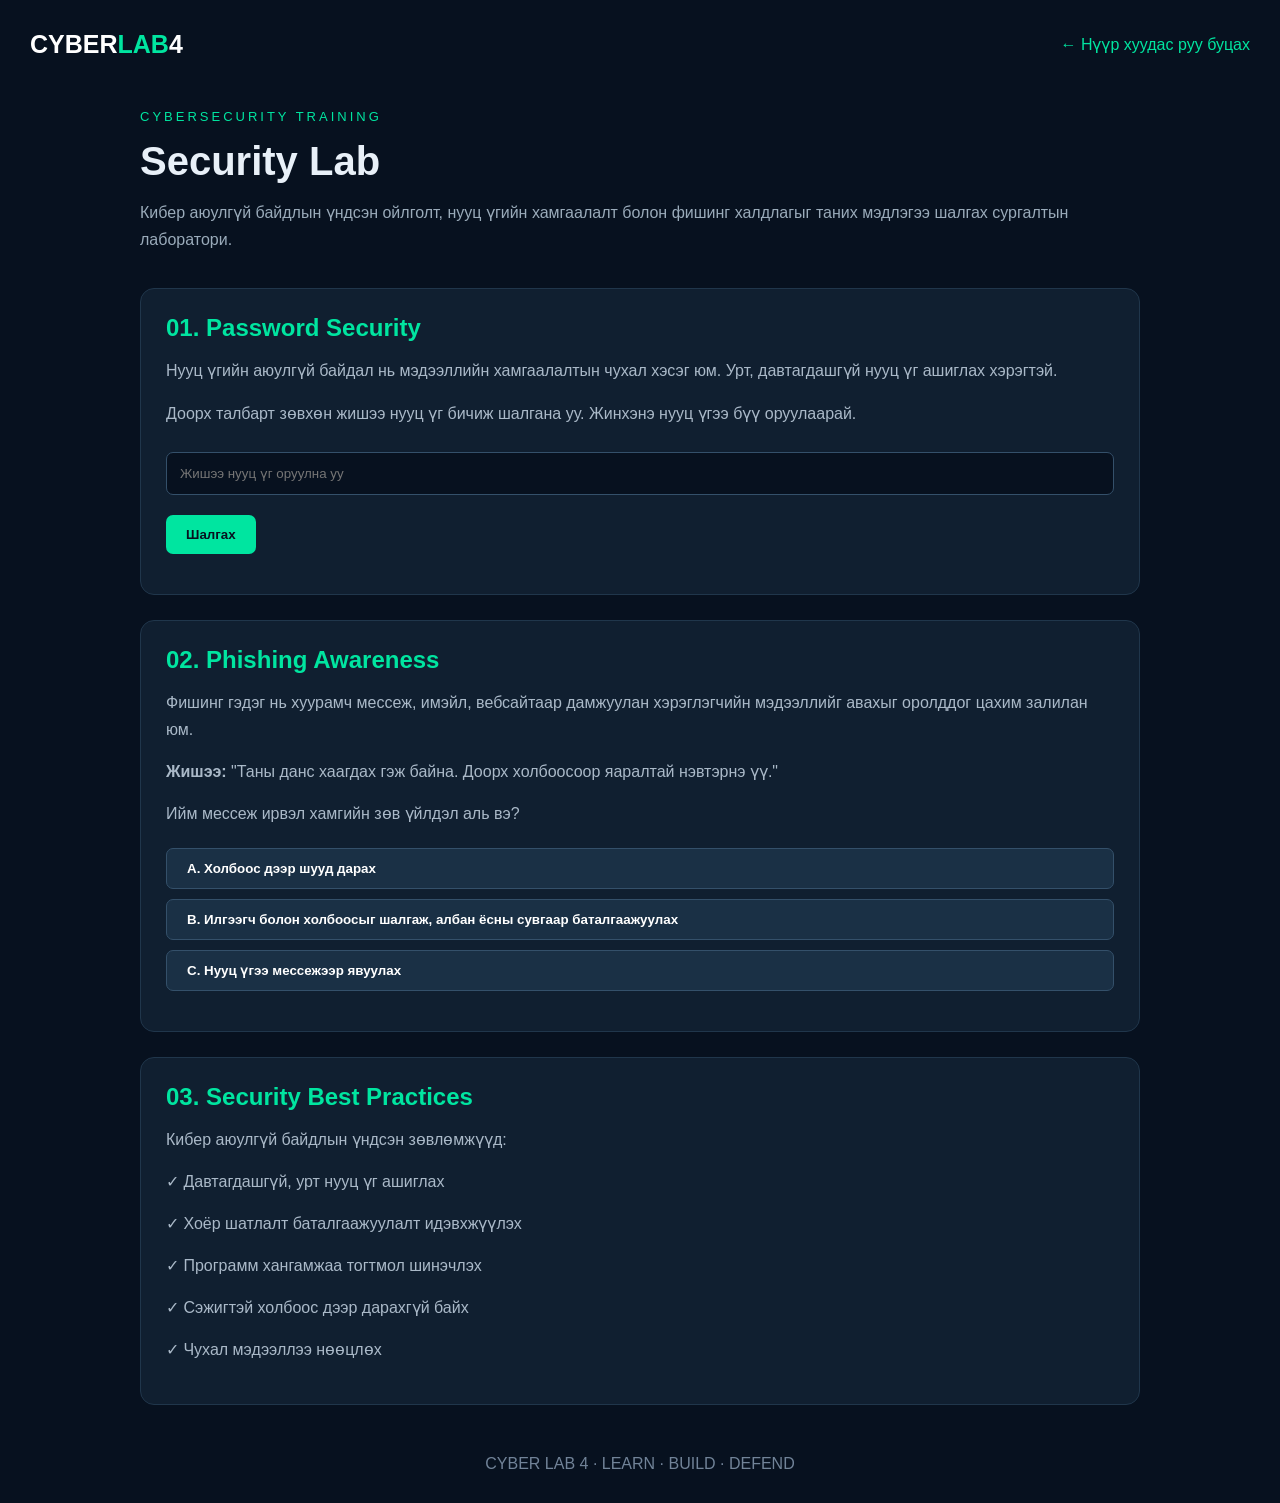
<file: docs/security.html>
<!DOCTYPE html>
<html lang="mn">
<head>
<meta charset="UTF-8">
<meta name="viewport" content="width=device-width, initial-scale=1.0">
<title>Security Lab | CYBER LAB 4</title>

<style>* {margin: 0;
    padding: 0;
    box-sizing: border-box;
}

body {
    background: #07111f;
    color: #e8f0f8;
    font-family: Arial, sans-serif;
    padding: 30px;
}

header {
    display: flex;
    justify-content: space-between;
    align-items: center;
    margin-bottom: 50px;
    flex-wrap: wrap;
    gap: 15px;
}

.logo {
    font-size: 25px;
    font-weight: bold;
    color: #fff;
}

.logo span {
    color: #00e5a0;
}

a {
    color: #00e5a0;
    text-decoration: none;
}

.container {
    max-width: 1000px;
    margin: auto;
}

.tag {
    color: #00e5a0;
    letter-spacing: 3px;
    font-size: 13px;
    margin-bottom: 15px;
}

h1 {
    font-size: 40px;
    margin-bottom: 15px;
}

.description {
    color: #9aabba;
    line-height: 1.7;
    margin-bottom: 35px;
}

.card {
    background: #101f30;
    border: 1px solid #20364b;
    border-radius: 14px;
    padding: 25px;
    margin-bottom: 25px;
}

.card h2 {
    color: #00e5a0;
    margin-bottom: 15px;
}

.card p {
    color: #aab9c8;
    line-height: 1.7;
    margin-bottom: 15px;
}

button {
    background: #00e5a0;
    color: #07111f;
    border: none;
    padding: 12px 20px;
    border-radius: 7px;
    font-weight: bold;
    cursor: pointer;
    margin-top: 10px;
}

button:hover {
    background: #00bd85;
}

input {
    width: 100%;
    padding: 13px;
    margin: 10px 0;
    border-radius: 7px;
    border: 1px solid #34506a;
    background: #07111f;
    color: white;
}

.result {
    margin-top: 15px;
    line-height: 1.8;
    color: #00e5a0;
}

.question {
    margin-top: 20px;
}

.question button {
    display: block;
    width: 100%;
    text-align: left;
    background: #1a3045;
    color: white;
    border: 1px solid #34506a;
}

.question button:hover {
    background: #25445f;
}

footer {
    text-align: center;
    color: #718398;
    margin-top: 50px;
}
</style>
</head>

<body>

<header>
    <div class="logo">CYBER<span>LAB</span>4</div>
    <a href="index.html">← Нүүр хуудас руу буцах</a>
</header>

<div class="container">

    <p class="tag">CYBERSECURITY TRAINING</p>
    <h1>Security Lab</h1>

    <p class="description">
        Кибер аюулгүй байдлын үндсэн ойлголт,
        нууц үгийн хамгаалалт болон фишинг халдлагыг
        таних мэдлэгээ шалгах сургалтын лаборатори.
    </p>

    <div class="card">
        <h2>01. Password Security</h2>
        <p>
            Нууц үгийн аюулгүй байдал нь мэдээллийн
            хамгаалалтын чухал хэсэг юм.
            Урт, давтагдашгүй нууц үг ашиглах хэрэгтэй.
        </p>

        <p>
            Доорх талбарт зөвхөн жишээ нууц үг бичиж
            шалгана уу. Жинхэнэ нууц үгээ бүү оруулаарай.
        </p>

        <input type="text" id="password"
        placeholder="Жишээ нууц үг оруулна уу">

        <button onclick="checkPassword()">Шалгах</button>

        <div class="result" id="passwordResult"></div>
    </div>

    <div class="card">
        <h2>02. Phishing Awareness</h2>
        <p>
            Фишинг гэдэг нь хуурамч мессеж, имэйл,
            вебсайтаар дамжуулан хэрэглэгчийн мэдээллийг
            авахыг оролддог цахим залилан юм.
        </p>

        <p><b>Жишээ:</b> "Таны данс хаагдах гэж байна.
        Доорх холбоосоор яаралтай нэвтэрнэ үү."</p>

        <p>Ийм мессеж ирвэл хамгийн зөв үйлдэл аль вэ?</p>

        <div class="question">
            <button onclick="answer(false)">
                A. Холбоос дээр шууд дарах
            </button>

            <button onclick="answer(true)">
                B. Илгээгч болон холбоосыг шалгаж,
                албан ёсны сувгаар баталгаажуулах
            </button>

            <button onclick="answer(false)">
                C. Нууц үгээ мессежээр явуулах
            </button>
        </div>

        <div class="result" id="quizResult"></div>
    </div>

    <div class="card">
        <h2>03. Security Best Practices</h2>

        <p>Кибер аюулгүй байдлын үндсэн зөвлөмжүүд:</p>

        <p>✓ Давтагдашгүй, урт нууц үг ашиглах</p>
        <p>✓ Хоёр шатлалт баталгаажуулалт идэвхжүүлэх</p>
        <p>✓ Программ хангамжаа тогтмол шинэчлэх</p>
        <p>✓ Сэжигтэй холбоос дээр дарахгүй байх</p>
        <p>✓ Чухал мэдээллээ нөөцлөх</p>
    </div>

</div>

<footer>
    CYBER LAB 4 · LEARN · BUILD · DEFEND
</footer>

<script>
function checkPassword() {
    const password = document.getElementById("password").value;
    const result = document.getElementById("passwordResult");

    if (password.length === 0) {
        result.textContent = "Жишээ нууц үгээ оруулна уу.";
        return;
    }

    let score = 0;

    if (password.length >= 12) score++;
    if (/[A-Z]/.test(password)) score++;
    if (/[a-z]/.test(password)) score++;
    if (/[0-9]/.test(password)) score++;
    if (/[^A-Za-z0-9]/.test(password)) score++;

    if (score <= 2) {
        result.textContent = "Үнэлгээ: Сул. Илүү урт, олон төрлийн тэмдэгттэй жишээ ашиглаарай.";
    } else if (score <= 4) {
        result.textContent = "Үнэлгээ: Дунд. Нууц үгийн хамгаалалтаа сайжруулах боломжтой.";
    } else {
        result.textContent = "Үнэлгээ: Сайн. Гэхдээ энэ бол зөвхөн энгийн сургалтын шалгалт юм.";
    }
}

function answer(correct) {
    const result = document.getElementById("quizResult");

    if (correct) {
        result.textContent = "Зөв! Илгээгч болон холбоосыг шалгаж, албан ёсны сувгаар баталгаажуулах хэрэгтэй.";
    } else {
        result.textContent = "Буруу. Сэжигтэй холбоос дээр дарж, нууц мэдээллээ бүү илгээгээрэй.";
    }
}
</script>

</body>
</html>
</file>
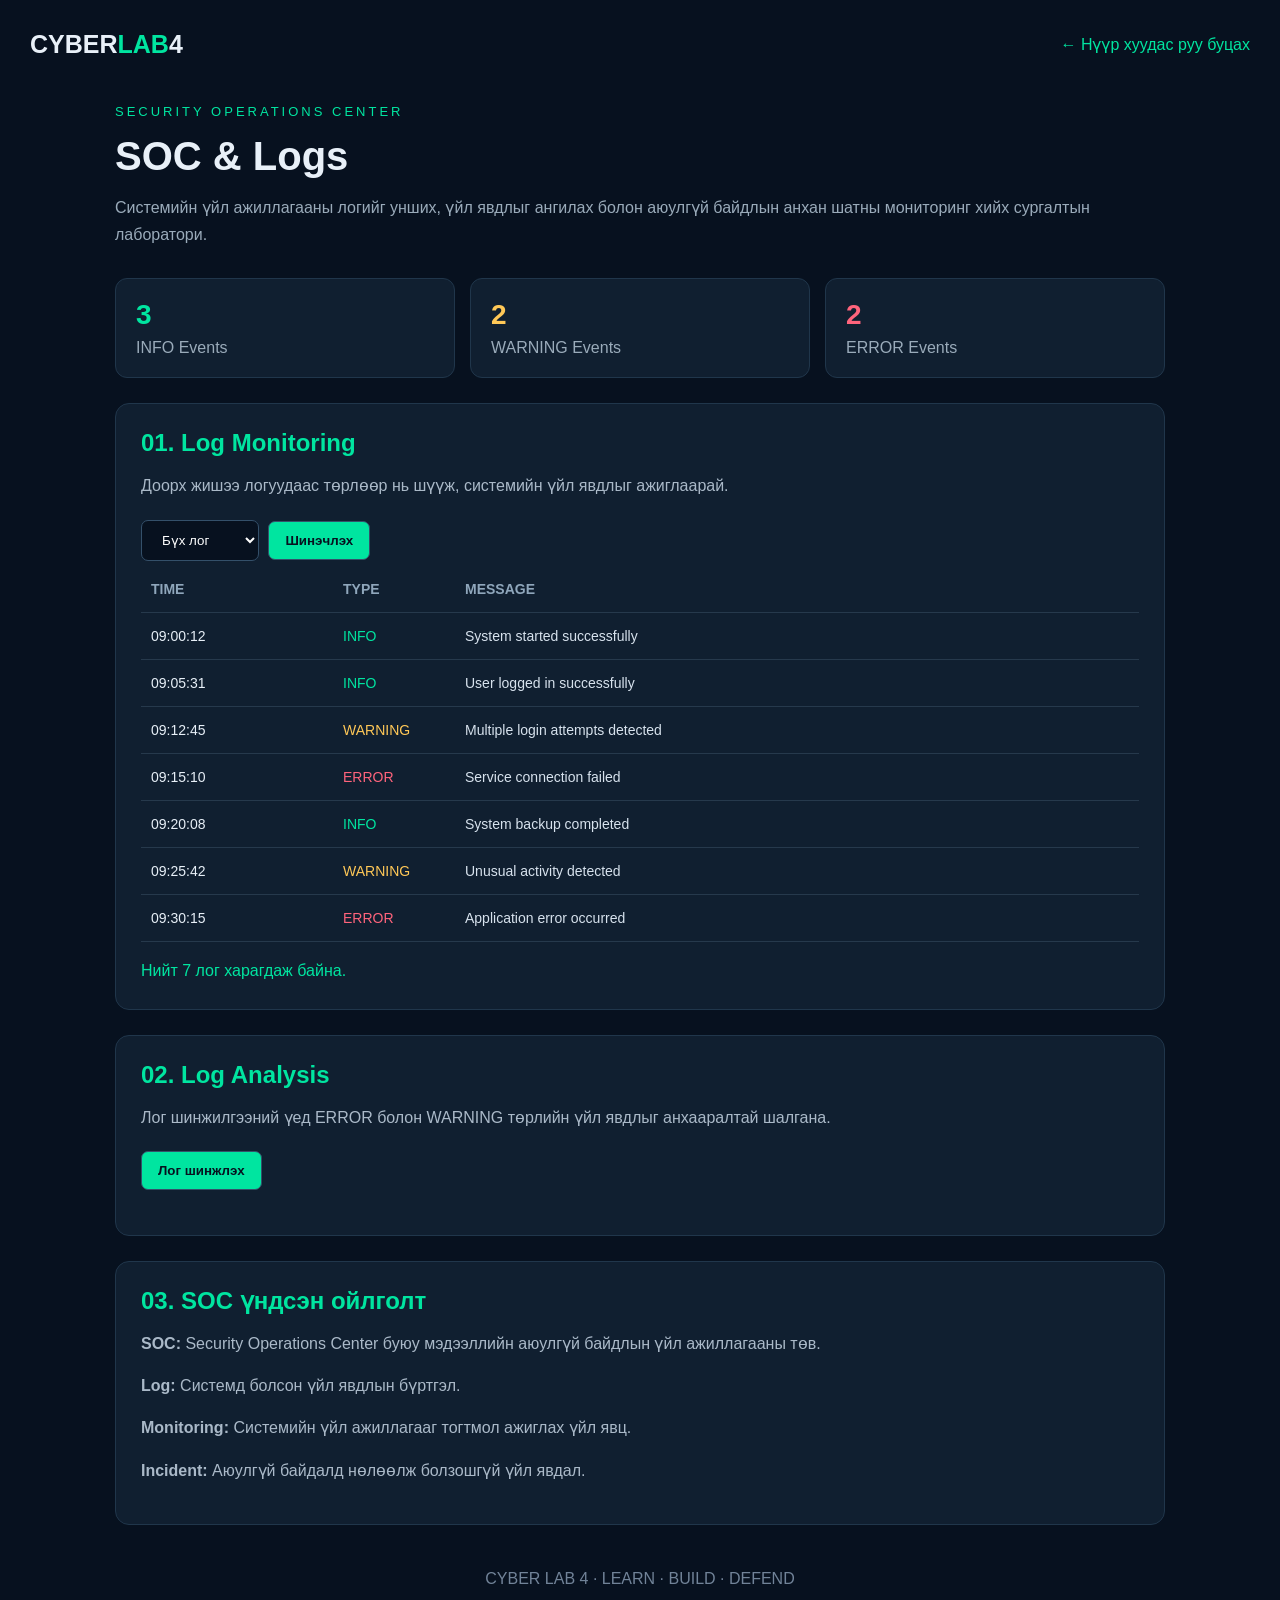
<file: docs/soc.html>
<!DOCTYPE html>
<html lang="mn">
<head>
<meta charset="UTF-8">
<meta name="viewport" content="width=device-width, initial-scale=1.0">
<title>SOC & Logs | CYBER LAB 4</title>

<style>
* {
    margin: 0;
    padding: 0;
    box-sizing: border-box;
}

body {
    background: #07111f;
    color: #e8f0f8;
    font-family: Arial, sans-serif;
    padding: 30px;
}

header {
    display: flex;
    justify-content: space-between;
    align-items: center;
    flex-wrap: wrap;
    gap: 15px;
    margin-bottom: 45px;
}

.logo {
    font-size: 25px;
    font-weight: bold;
}

.logo span {
    color: #00e5a0;
}

a {
    color: #00e5a0;
    text-decoration: none;
}

.container {
    max-width: 1050px;
    margin: auto;
}

.tag {
    color: #00e5a0;
    letter-spacing: 3px;
    font-size: 13px;
    margin-bottom: 15px;
}

h1 {
    font-size: 40px;
    margin-bottom: 15px;
}

.description {
    color: #9aabba;
    line-height: 1.7;
    margin-bottom: 30px;
}

.card {
    background: #101f30;
    border: 1px solid #20364b;
    border-radius: 14px;
    padding: 25px;
    margin-bottom: 25px;
}

.card h2 {
    color: #00e5a0;
    margin-bottom: 15px;
}

.card p {
    color: #aab9c8;
    line-height: 1.7;
    margin-bottom: 15px;
}

.stats {
    display: grid;
    grid-template-columns: repeat(auto-fit, minmax(150px, 1fr));
    gap: 15px;
    margin-bottom: 25px;
}

.stat {
    background: #101f30;
    border: 1px solid #20364b;
    padding: 20px;
    border-radius: 12px;
}

.stat h3 {
    font-size: 28px;
    margin-bottom: 8px;
}

.stat p {
    color: #9aabba;
}

.green {
    color: #00e5a0;
}

.yellow {
    color: #ffc857;
}

.red {
    color: #ff647c;
}

button, select {
    padding: 11px 16px;
    border-radius: 7px;
    border: 1px solid #34506a;
    margin: 5px 5px 5px 0;
    cursor: pointer;
}

button {
    background: #00e5a0;
    color: #07111f;
    font-weight: bold;
}

button:hover {
    background: #00bd85;
}

select {
    background: #07111f;
    color: white;
}

.log-list {
    overflow-x: auto;
}

.log {
    display: grid;
    grid-template-columns: 180px 110px 1fr;
    gap: 12px;
    padding: 15px 10px;
    border-bottom: 1px solid #26394c;
    min-width: 550px;
    font-size: 14px;
}

.log-header {
    color: #8fa6bb;
    font-weight: bold;
}

.log-message {
    color: #d7e2ed;
}

.result {
    color: #00e5a0;
    margin-top: 15px;
    line-height: 1.7;
}

footer {
    text-align: center;
    color: #718398;
    margin-top: 45px;
}

@media(max-width: 600px) {
    body {
        padding: 18px;
    }

    h1 {
        font-size: 32px;
    }
}
</style>
</head>

<body>

<header>
    <div class="logo">CYBER<span>LAB</span>4</div>
    <a href="index.html">← Нүүр хуудас руу буцах</a>
</header>

<div class="container">

    <p class="tag">SECURITY OPERATIONS CENTER</p>
    <h1>SOC & Logs</h1>

    <p class="description">
        Системийн үйл ажиллагааны логийг унших,
        үйл явдлыг ангилах болон аюулгүй байдлын
        анхан шатны мониторинг хийх сургалтын лаборатори.
    </p>

    <div class="stats">
        <div class="stat">
            <h3 class="green" id="infoCount">0</h3>
            <p>INFO Events</p>
        </div>

        <div class="stat">
            <h3 class="yellow" id="warningCount">0</h3>
            <p>WARNING Events</p>
        </div>

        <div class="stat">
            <h3 class="red" id="errorCount">0</h3>
            <p>ERROR Events</p>
        </div>
    </div>

    <div class="card">
        <h2>01. Log Monitoring</h2>

        <p>
            Доорх жишээ логуудаас төрлөөр нь шүүж,
            системийн үйл явдлыг ажиглаарай.
        </p>

        <select id="filter" onchange="renderLogs()">
            <option value="ALL">Бүх лог</option>
            <option value="INFO">INFO</option>
            <option value="WARNING">WARNING</option>
            <option value="ERROR">ERROR</option>
        </select>

        <button onclick="renderLogs()">Шинэчлэх</button>

        <div class="log-list">
            <div class="log log-header">
                <span>TIME</span>
                <span>TYPE</span>
                <span>MESSAGE</span>
            </div>

            <div id="logContainer"></div>
        </div>

        <div class="result" id="logResult"></div>
    </div>

    <div class="card">
        <h2>02. Log Analysis</h2>

        <p>
            Лог шинжилгээний үед ERROR болон WARNING
            төрлийн үйл явдлыг анхааралтай шалгана.
        </p>

        <button onclick="analyzeLogs()">Лог шинжлэх</button>

        <div class="result" id="analysisResult"></div>
    </div>

    <div class="card">
        <h2>03. SOC үндсэн ойлголт</h2>

        <p><b>SOC:</b> Security Operations Center буюу
        мэдээллийн аюулгүй байдлын үйл ажиллагааны төв.</p>

        <p><b>Log:</b> Системд болсон үйл явдлын бүртгэл.</p>

        <p><b>Monitoring:</b> Системийн үйл ажиллагааг
        тогтмол ажиглах үйл явц.</p>

        <p><b>Incident:</b> Аюулгүй байдалд нөлөөлж
        болзошгүй үйл явдал.</p>
    </div>

</div>

<footer>
    CYBER LAB 4 · LEARN · BUILD · DEFEND
</footer>

<script>
const logs = [
    {
        time: "09:00:12",
        type: "INFO",
        message: "System started successfully"
    },
    {
        time: "09:05:31",
        type: "INFO",
        message: "User logged in successfully"
    },
    {
        time: "09:12:45",
        type: "WARNING",
        message: "Multiple login attempts detected"
    },
    {
        time: "09:15:10",
        type: "ERROR",
        message: "Service connection failed"
    },
    {
        time: "09:20:08",
        type: "INFO",
        message: "System backup completed"
    },
    {
        time: "09:25:42",
        type: "WARNING",
        message: "Unusual activity detected"
    },
    {
        time: "09:30:15",
        type: "ERROR",
        message: "Application error occurred"
    }
];

function renderLogs() {
    const filter = document.getElementById("filter").value;
    const container = document.getElementById("logContainer");

    const filtered = filter === "ALL"
        ? logs
        : logs.filter(log => log.type === filter);

    container.innerHTML = "";

    filtered.forEach(log => {
        const row = document.createElement("div");
        row.className = "log";

        const time = document.createElement("span");
        time.textContent = log.time;

        const type = document.createElement("span");
        type.textContent = log.type;

        if (log.type === "INFO") type.className = "green";
        if (log.type === "WARNING") type.className = "yellow";
        if (log.type === "ERROR") type.className = "red";

        const message = document.createElement("span");
        message.className = "log-message";
        message.textContent = log.message;

        row.append(time, type, message);
        container.appendChild(row);
    });

    document.getElementById("logResult").textContent =
        "Нийт " + filtered.length + " лог харагдаж байна.";
}

function analyzeLogs() {
    const info = logs.filter(log => log.type === "INFO").length;
    const warning = logs.filter(log => log.type === "WARNING").length;
    const error = logs.filter(log => log.type === "ERROR").length;

    document.getElementById("analysisResult").textContent =
        "Шинжилгээний үр дүн: INFO = " + info +
        ", WARNING = " + warning +
        ", ERROR = " + error +
        ". WARNING болон ERROR логийг нэмэлтээр шалгах шаардлагатай.";

}

function updateStats() {
    document.getElementById("infoCount").textContent =
        logs.filter(log => log.type === "INFO").length;

    document.getElementById("warningCount").textContent =
        logs.filter(log => log.type === "WARNING").length;

    document.getElementById("errorCount").textContent =
        logs.filter(log => log.type === "ERROR").length;
}

updateStats();
renderLogs();
</script>

</body>
</html>
</file>
<file: docs/style.css>
* {
    margin: 0;
    padding: 0;
    box-sizing: border-box;
}

html {
    scroll-behavior: smooth;
}

body {
    font-family: "Segoe UI", Arial, sans-serif;
    background: #07111f;
    color: #e8f0ff;
    min-height: 100vh;
}

header {
    display: flex;
    justify-content: space-between;
    align-items: center;
    padding: 25px 8%;
    border-bottom: 1px solid #1e3045;
    background: #091525;
}

.logo {
    font-size: 25px;
    font-weight: bold;
    color: white;
    letter-spacing: 2px;
}

.logo span {
    color: #00e5a8;
}

nav {
    display: flex;
    gap: 20px;
    flex-wrap: wrap;
}

nav a {
    color: #a9bbd0;
    text-decoration: none;
    transition: 0.3s;
}

nav a:hover {
    color: #00e5a8;
}

.hero {
    display: flex;
    justify-content: space-between;
    align-items: center;
    padding: 100px 8%;
    gap: 50px;
}

.hero-content {
    max-width: 650px;
}

.tag {
    color: #00e5a8;
    letter-spacing: 3px;
    font-size: 13px;
    margin-bottom: 20px;
}

.hero h1 {
    font-size: 75px;
    margin-bottom: 25px;
}

.hero h1 span {
    color: #00e5a8;
}

.description {
    color: #a9bbd0;
    line-height: 1.8;
    font-size: 18px;
    max-width: 550px;
}

.buttons {
    display: flex;
    gap: 15px;
    margin-top: 35px;
    flex-wrap: wrap;
}

button {
    background: #00e5a8;
    color: #07111f;
    border: none;
    padding: 15px 25px;
    border-radius: 8px;
    font-weight: bold;
    cursor: pointer;
    transition: 0.3s;
}

button:hover {
    transform: translateY(-3px);
    background: #00ffbf;
}

button.secondary {
    background: transparent;
    border: 1px solid #33475f;
    color: #e8f0ff;
}

.status-card {
    background: #101e30;
    border: 1px solid #1e354d;
    border-radius: 20px;
    padding: 35px;
    text-align: center;
    width: 320px;
    box-shadow: 0 0 40px rgba(0, 229, 168, 0.05);
}

.circle {
    width: 100px;
    height: 100px;
    border: 3px solid #00e5a8;
    border-radius: 50%;
    display: flex;
    align-items: center;
    justify-content: center;
    margin: 0 auto 20px;
    font-size: 40px;
    color: #00e5a8;
}

.status-card h3 {
    letter-spacing: 3px;
    margin-bottom: 15px;
}

.status-card p {
    color: #a9bbd0;
    font-size: 14px;
}

.status {
    margin-top: 25px;
    color: #00e5a8;
    font-size: 12px;
    letter-spacing: 1px;
}

.dot {
    display: inline-block;
    width: 8px;
    height: 8px;
    background: #00e5a8;
    border-radius: 50%;
    margin-right: 8px;
}

.cards {
    display: grid;
    grid-template-columns: repeat(4, 1fr);
    gap: 20px;
    padding: 30px 8% 80px;
}

.card {
    background: #101e30;
    border: 1px solid #1e354d;
    padding: 30px;
    border-radius: 15px;
    transition: 0.3s;
    scroll-margin-top: 30px;
}

.card:hover {
    transform: translateY(-5px);
    border-color: #00e5a8;
}

.card h2 {
    color: #00e5a8;
    font-size: 35px;
    margin-bottom: 15px;
}

.card h3 {
    margin-bottom: 15px;
}

.card p {
    color: #a9bbd0;
    line-height: 1.7;
    font-size: 14px;
}

.card button {
    margin-top: 20px;
    width: 100%;
}

.team-section {
    padding: 70px 8%;
    text-align: center;
}

.team-section h2 {
    font-size: 32px;
    margin: 20px 0 35px;
}

.team-grid {
    display: grid;
    grid-template-columns: repeat(4, 1fr);
    gap: 20px;
}

.team-card {
    background: #101e30;
    border: 1px solid #1e354d;
    padding: 35px 15px;
    border-radius: 15px;
    transition: 0.3s;
}

.team-card:hover {
    border-color: #00e5a8;
    transform: translateY(-5px);
}

.team-card h3 {
    color: #00e5a8;
    margin-bottom: 12px;
}

.team-card p {
    color: #a9bbd0;
}

section, main {
    scroll-margin-top: 30px;
}

footer {
    text-align: center;
    padding: 30px;
    color: #647b94;
    border-top: 1px solid #1e3045;
    letter-spacing: 2px;
    font-size: 12px;
}

@media (max-width: 1000px) {
    .hero {
        flex-direction: column;
        align-items: flex-start;
    }

    .cards {
        grid-template-columns: repeat(2, 1fr);
    }
}

@media (max-width: 800px) {
    header {
        flex-direction: column;
        gap: 20px;
    }

    .team-grid {
        grid-template-columns: repeat(2, 1fr);
    }
}

@media (max-width: 600px) {
    .hero h1 {
        font-size: 48px;
    }

    .status-card {
        width: 100%;
    }

    .cards, .team-grid {
        grid-template-columns: 1fr;
    }
}
</file>
